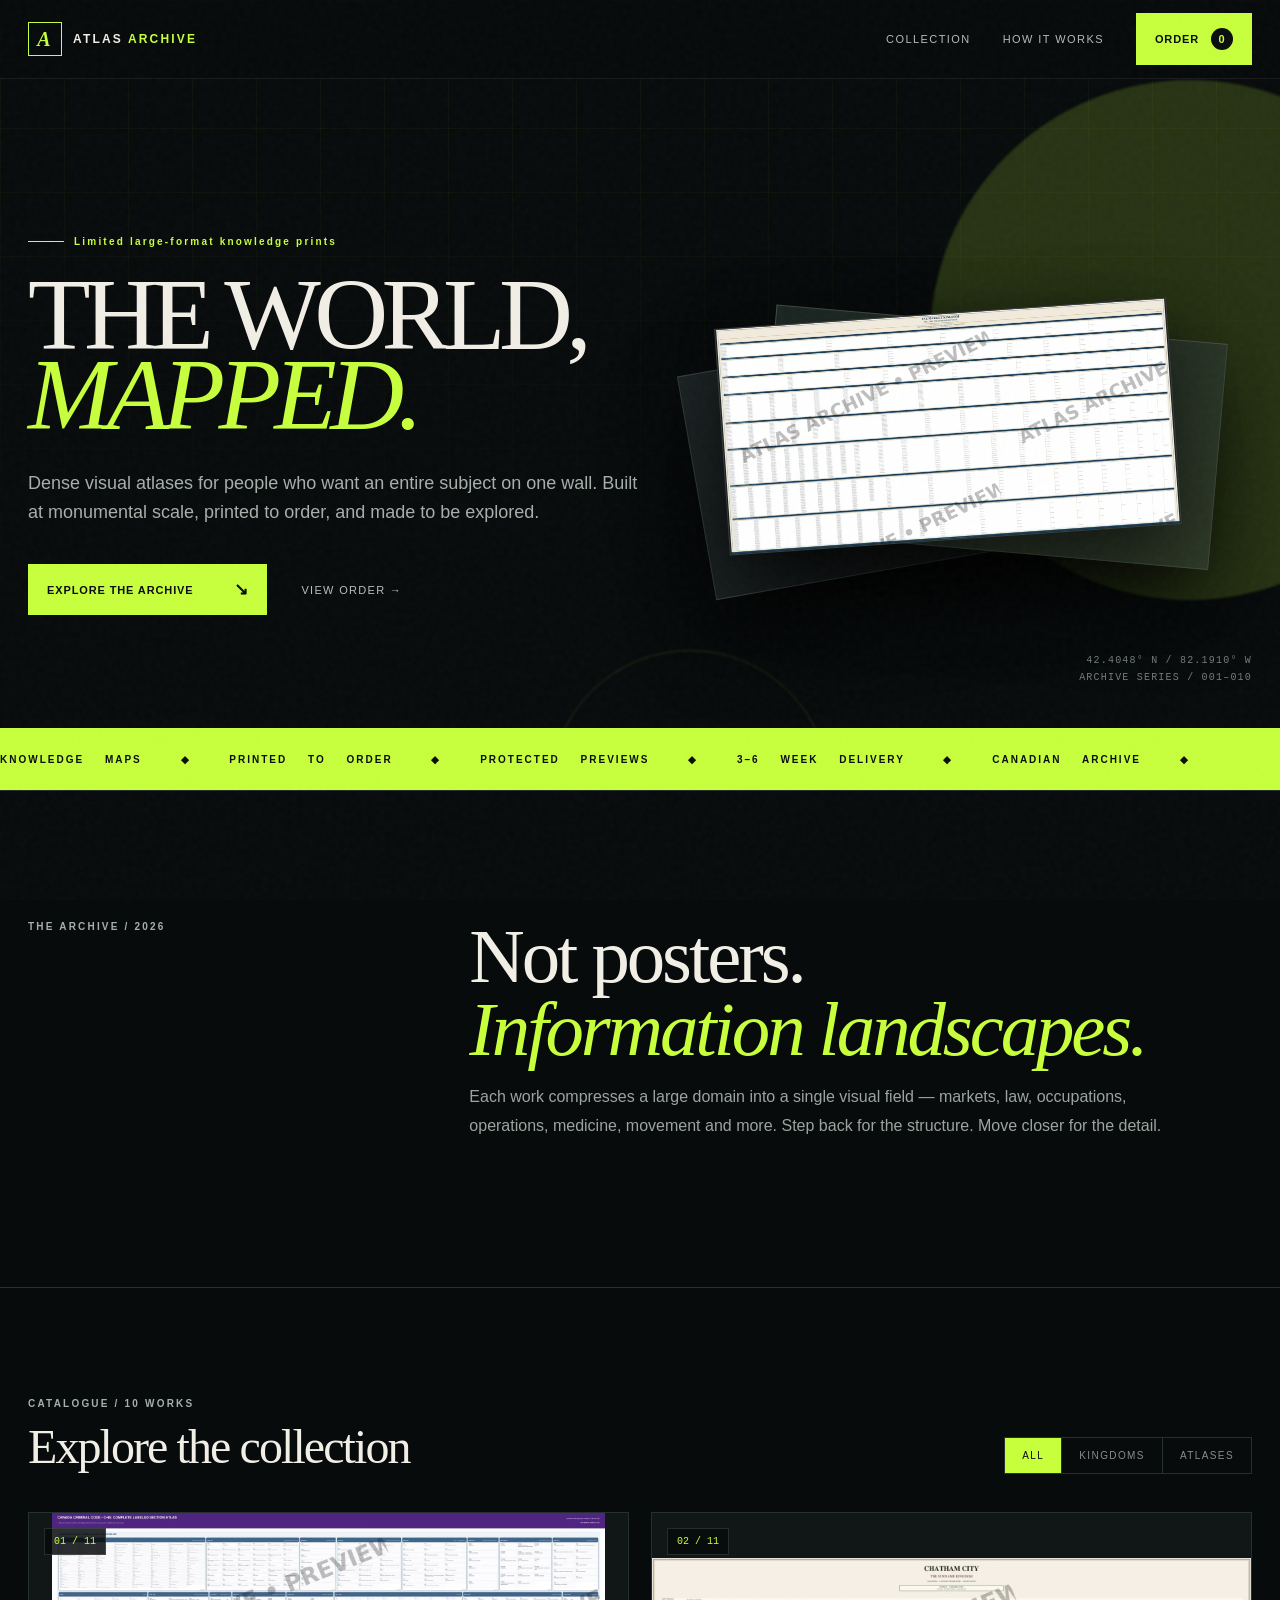
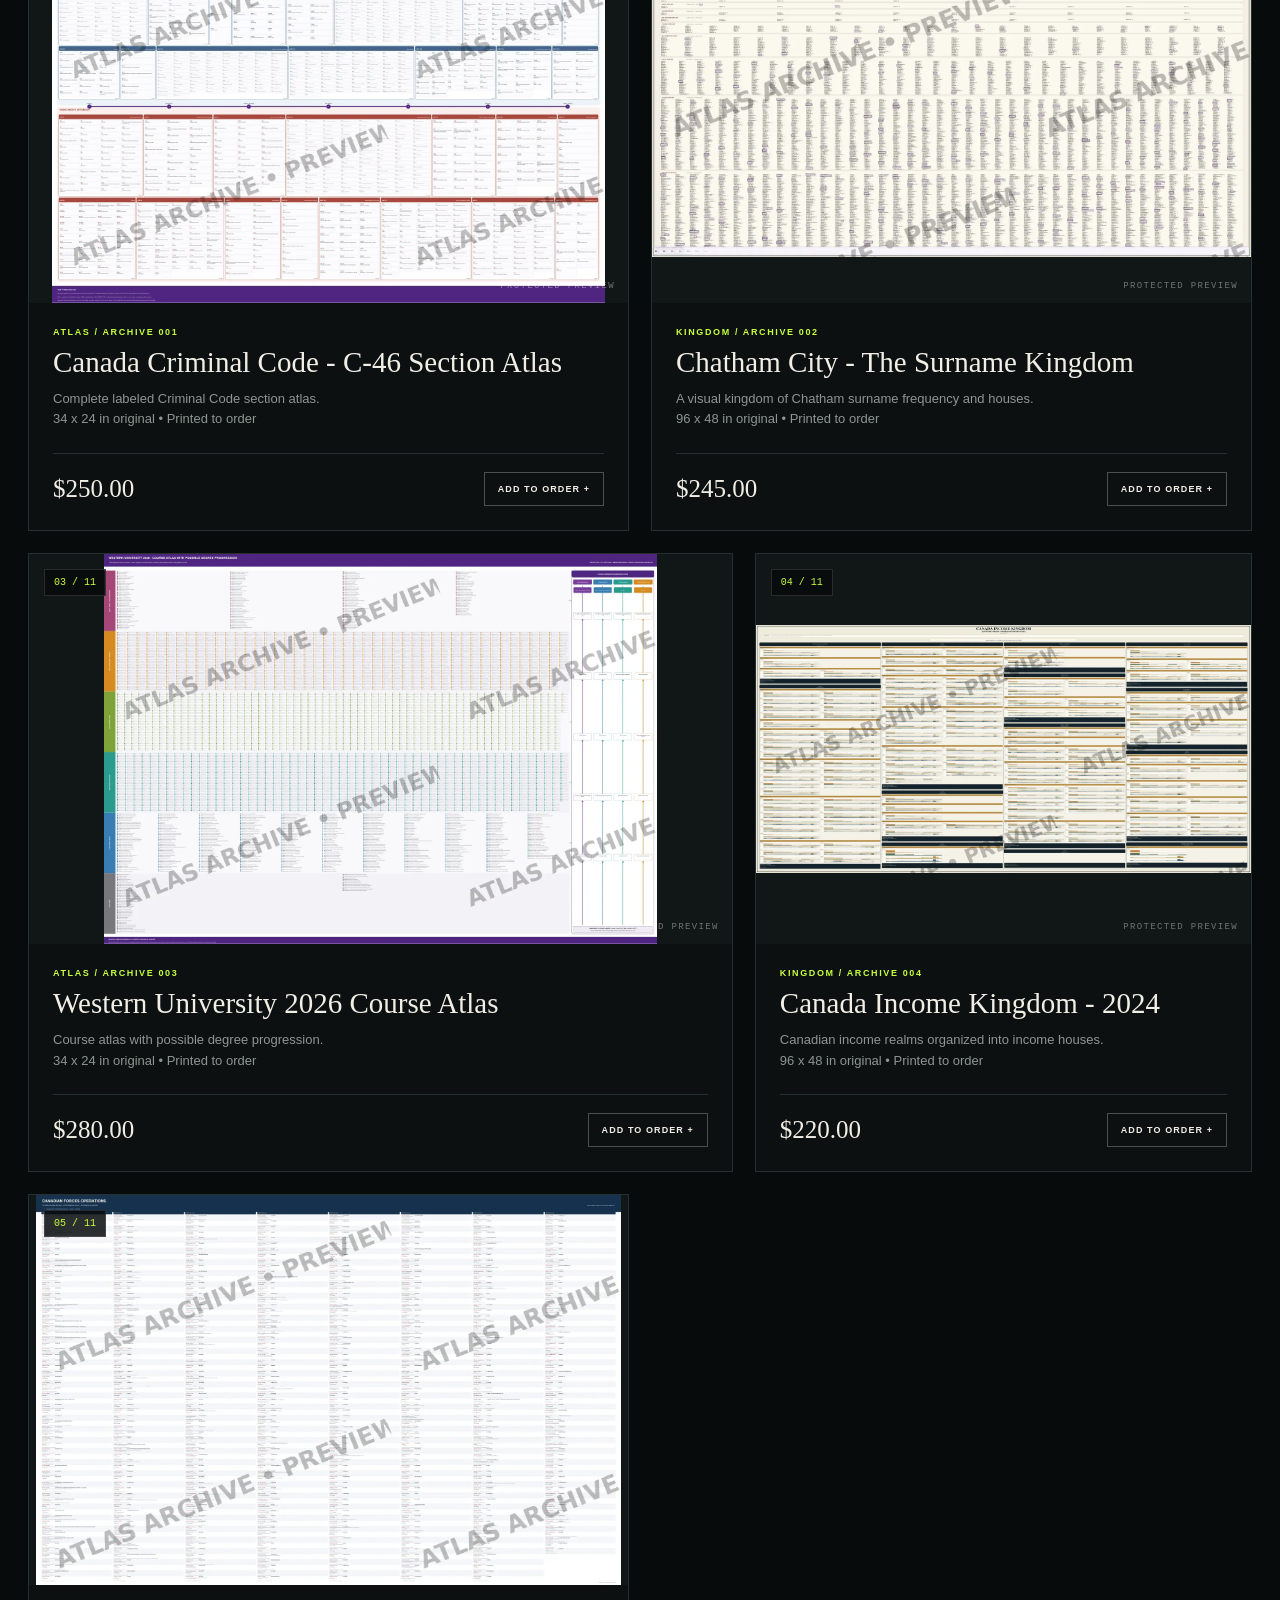
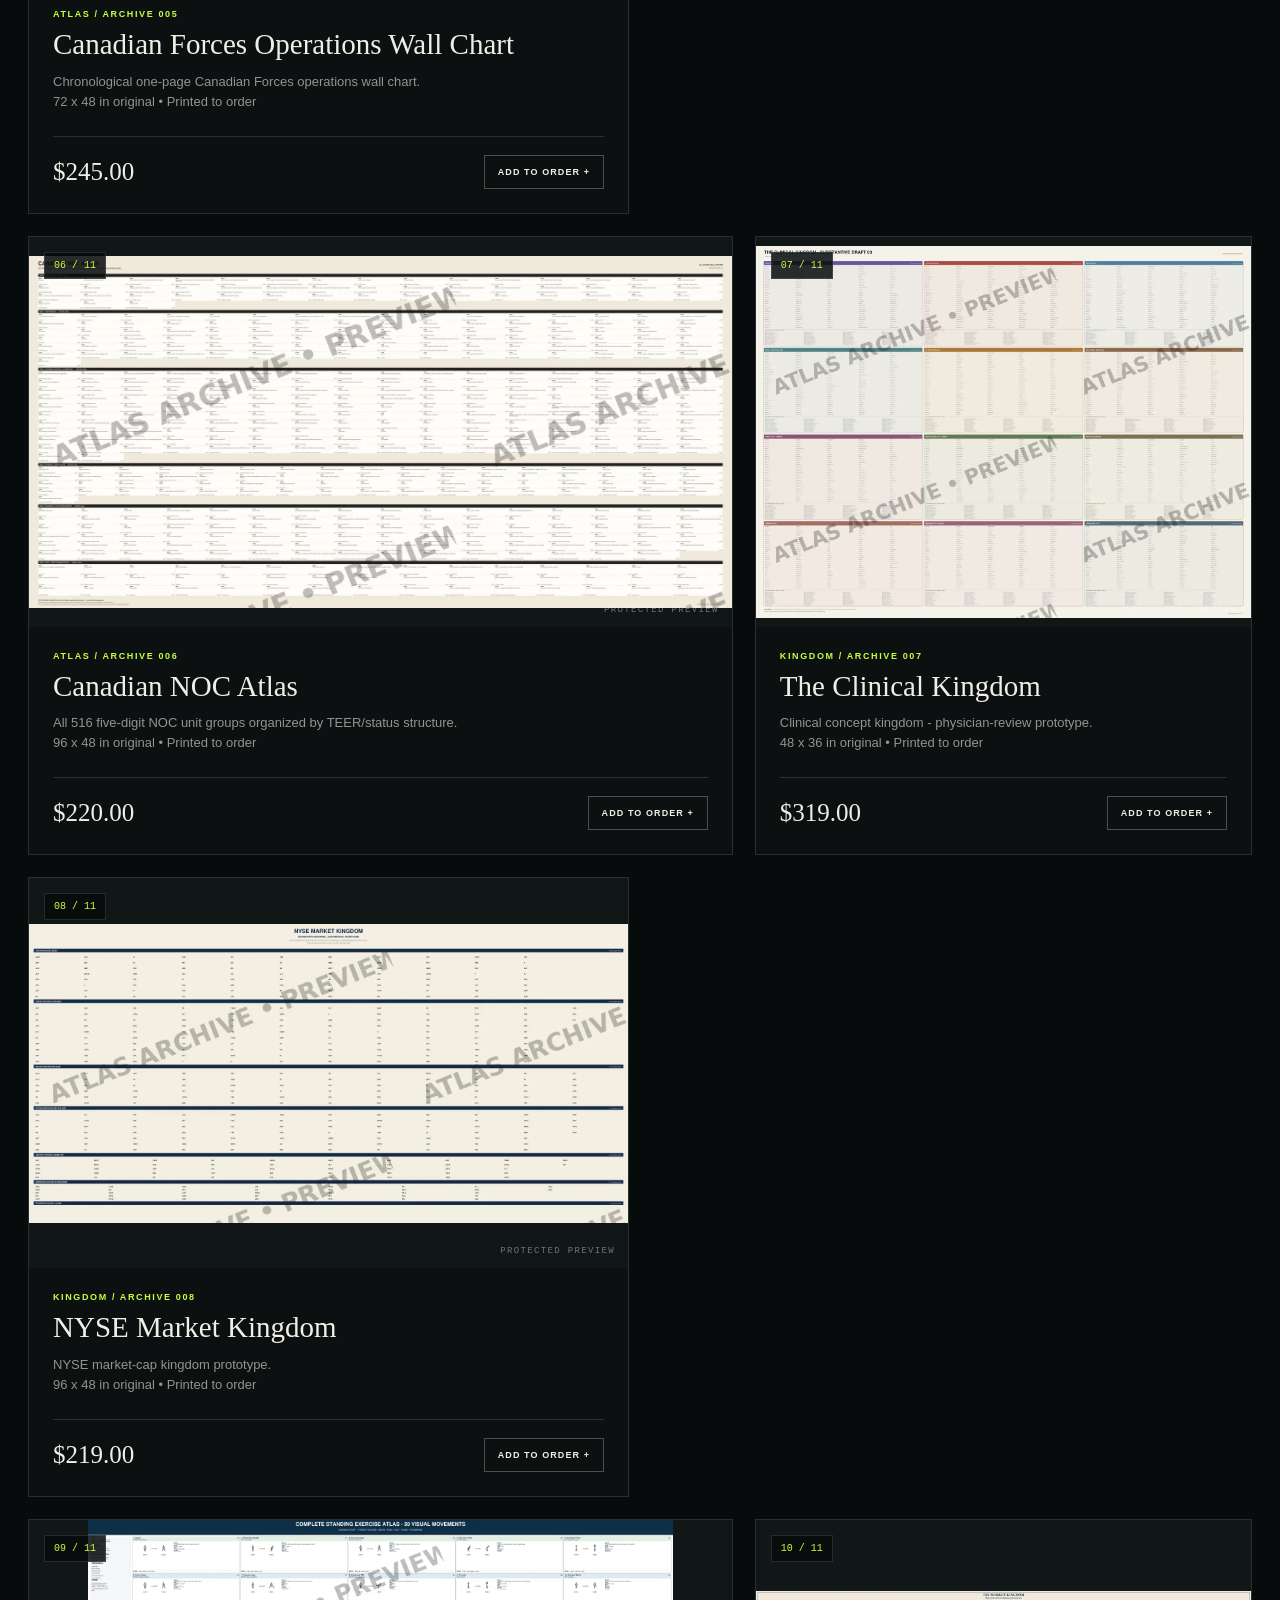
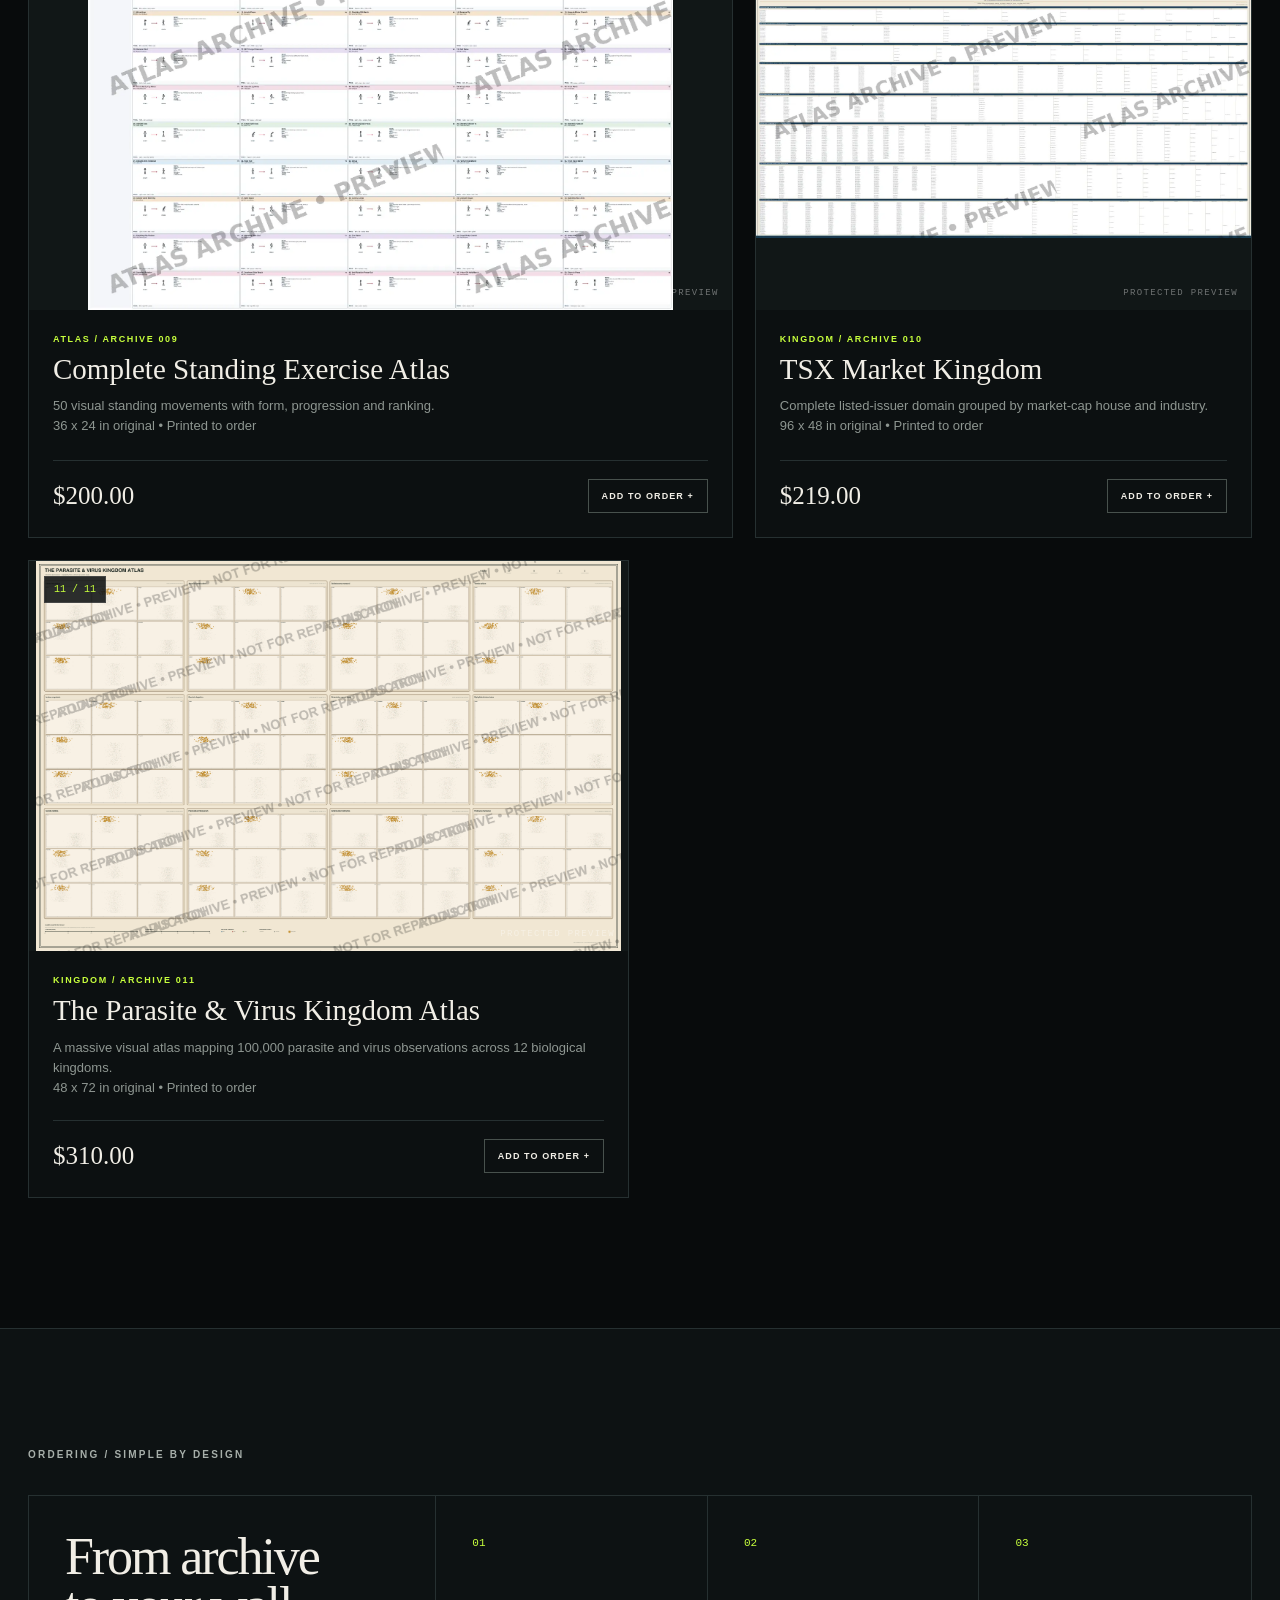
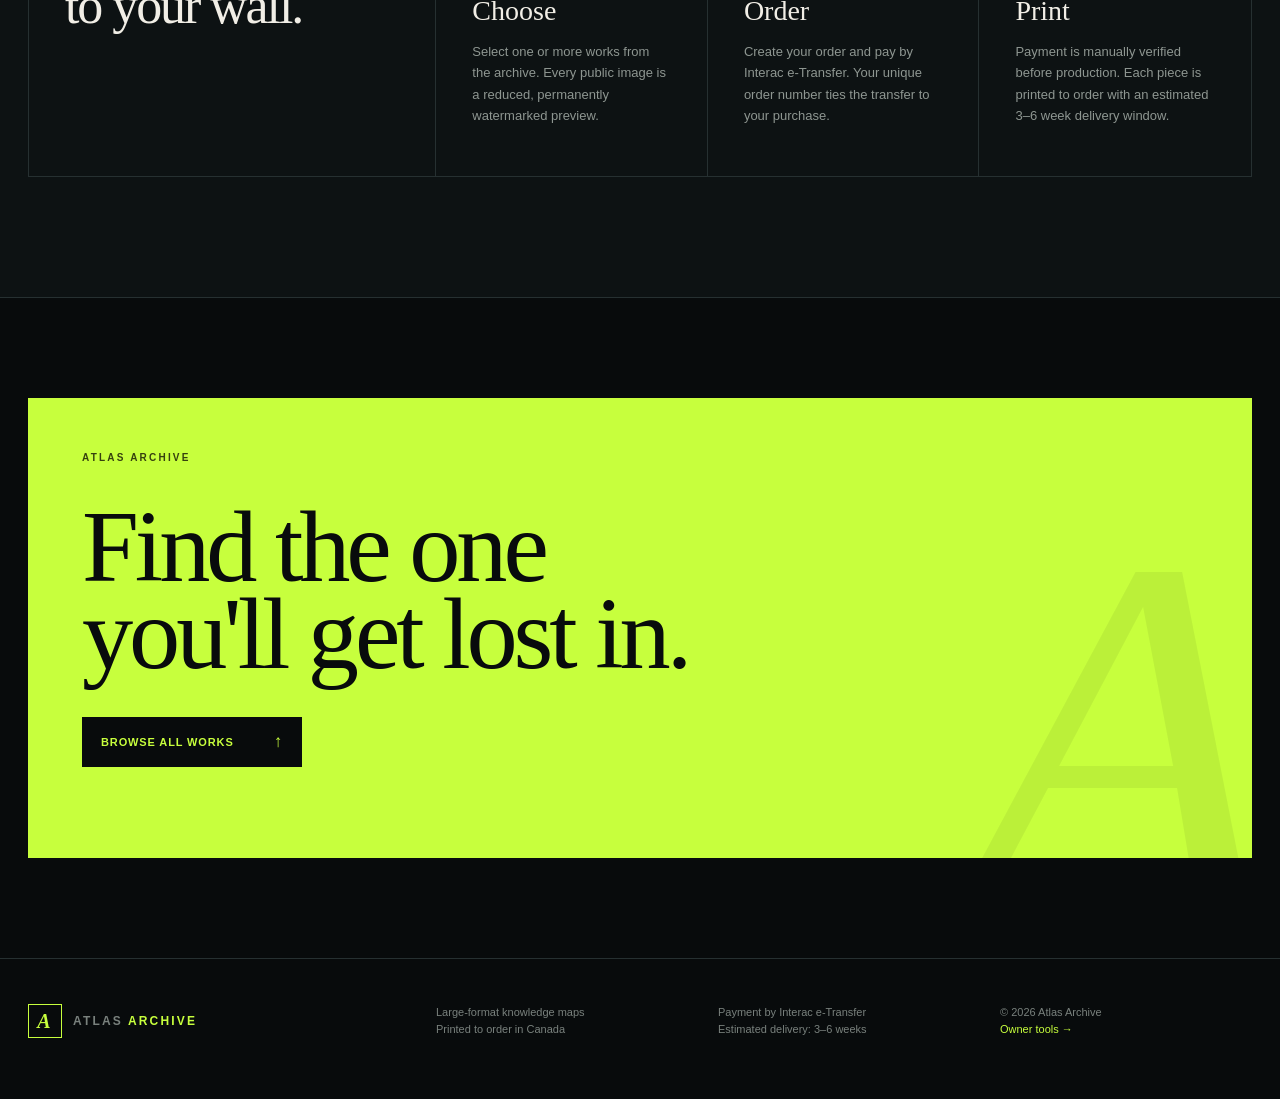
<file: index.html>
<!doctype html><html lang="en"><head><meta charset="utf-8"><meta name="viewport" content="width=device-width,initial-scale=1"><meta name="theme-color" content="#080b0c"><title>Atlas Archive — Knowledge at Wall Scale</title><link rel="stylesheet" href="store.css"></head><body>
<div class="grain"></div><header class="top"><div class="wrap"><nav><a class="brand" href="#top"><span class="mark">A</span><span>ATLAS <b>ARCHIVE</b></span></a><div class="navlinks"><a href="#collection">Collection</a><a href="#process">How it works</a><button class="bag" onclick="openCart()">ORDER <span id="cartCount">0</span></button></div></nav></div></header>
<main id="top"><section class="hero"><div class="hero-grid"></div><div class="orb orb-a"></div><div class="orb orb-b"></div><div class="wrap hero-inner"><div><div class="eyebrow"><i></i> Limited large-format knowledge prints</div><h1>THE WORLD,<br><em>MAPPED.</em></h1><p class="lede">Dense visual atlases for people who want an entire subject on one wall. Built at monumental scale, printed to order, and made to be explored.</p><div class="hero-actions"><a class="primary" href="#collection">EXPLORE THE ARCHIVE <span>↘</span></a><button class="textbtn" onclick="openCart()">VIEW ORDER →</button></div></div><div class="hero-art"><div class="poster-stack"><div class="poster p3"></div><div class="poster p2"></div><div class="poster p1"><img src="atlas-10.webp" alt="Protected preview of TSX Market Kingdom"></div></div><div class="coordinate">42.4048° N / 82.1910° W<br>ARCHIVE SERIES / 001–010</div></div></div><div class="ticker"><div>KNOWLEDGE MAPS <b>◆</b> PRINTED TO ORDER <b>◆</b> PROTECTED PREVIEWS <b>◆</b> 3–6 WEEK DELIVERY <b>◆</b> CANADIAN ARCHIVE <b>◆</b></div></div></section>
<section class="manifesto"><div class="wrap split"><div class="label">THE ARCHIVE / 2026</div><div><h2>Not posters.<br><span>Information landscapes.</span></h2><p>Each work compresses a large domain into a single visual field — markets, law, occupations, operations, medicine, movement and more. Step back for the structure. Move closer for the detail.</p></div></div></section>
<section class="collection wrap" id="collection"><div class="sectionhead"><div><div class="label">CATALOGUE / 10 WORKS</div><h2>Explore the collection</h2></div><div class="filters"><button class="filter active" data-filter="all">ALL</button><button class="filter" data-filter="kingdom">KINGDOMS</button><button class="filter" data-filter="atlas">ATLASES</button></div></div><div class="grid" id="grid"></div></section>
<section class="process" id="process"><div class="wrap"><div class="label">ORDERING / SIMPLE BY DESIGN</div><div class="process-grid"><div class="process-title"><h2>From archive<br>to your wall.</h2></div><div class="step"><b>01</b><h3>Choose</h3><p>Select one or more works from the archive. Every public image is a reduced, permanently watermarked preview.</p></div><div class="step"><b>02</b><h3>Order</h3><p>Create your order and pay by Interac e-Transfer. Your unique order number ties the transfer to your purchase.</p></div><div class="step"><b>03</b><h3>Print</h3><p>Payment is manually verified before production. Each piece is printed to order with an estimated 3–6 week delivery window.</p></div></div></div></section>
<section class="closing"><div class="wrap"><div class="closing-card"><div class="label">ATLAS ARCHIVE</div><h2>Find the one<br>you'll get lost in.</h2><a class="primary dark" href="#collection">BROWSE ALL WORKS <span>↑</span></a><div class="bigmark">A</div></div></div></section></main>
<footer><div class="wrap footer-grid"><div class="brand"><span class="mark">A</span><span>ATLAS <b>ARCHIVE</b></span></div><div>Large-format knowledge maps<br>Printed to order in Canada</div><div>Payment by Interac e-Transfer<br>Estimated delivery: 3–6 weeks</div><div>© 2026 Atlas Archive<br><a href="#" onclick="ownerLogin(event)" style="color:#c7ff3d">Owner tools →</a></div></div></footer>
<div class="scrim" id="scrim" onclick="closeCart()"></div><aside class="drawer" id="drawer"><div class="drawer-head"><div><div class="label">YOUR SELECTION</div><h2>Order</h2></div><button class="x" onclick="closeCart()">×</button></div><div id="cartItems"></div><div id="checkout"></div></aside>
<script src="products.js?v=4"></script><script src="store-v4.js?v=4"></script><script>
function ownerLogin(e){
  e.preventDefault();
  const u=prompt('Owner username');
  if(u===null)return;
  const p=prompt('Owner password');
  if(p===null)return;
  const enc=new TextEncoder();
  crypto.subtle.digest('SHA-256',enc.encode(u+'|'+p)).then(buf=>{
    const hash=[...new Uint8Array(buf)].map(b=>b.toString(16).padStart(2,'0')).join('');
    if(hash==='d6c6942ac86ef1caf7b2cd12338ec8a2450c83e04eb704cc570b45d3236f36c9'){sessionStorage.setItem('atlasOwner','1');location.href='admin.html';}
    else alert('Incorrect owner login.');
  });
}
</script></body></html>
</file>
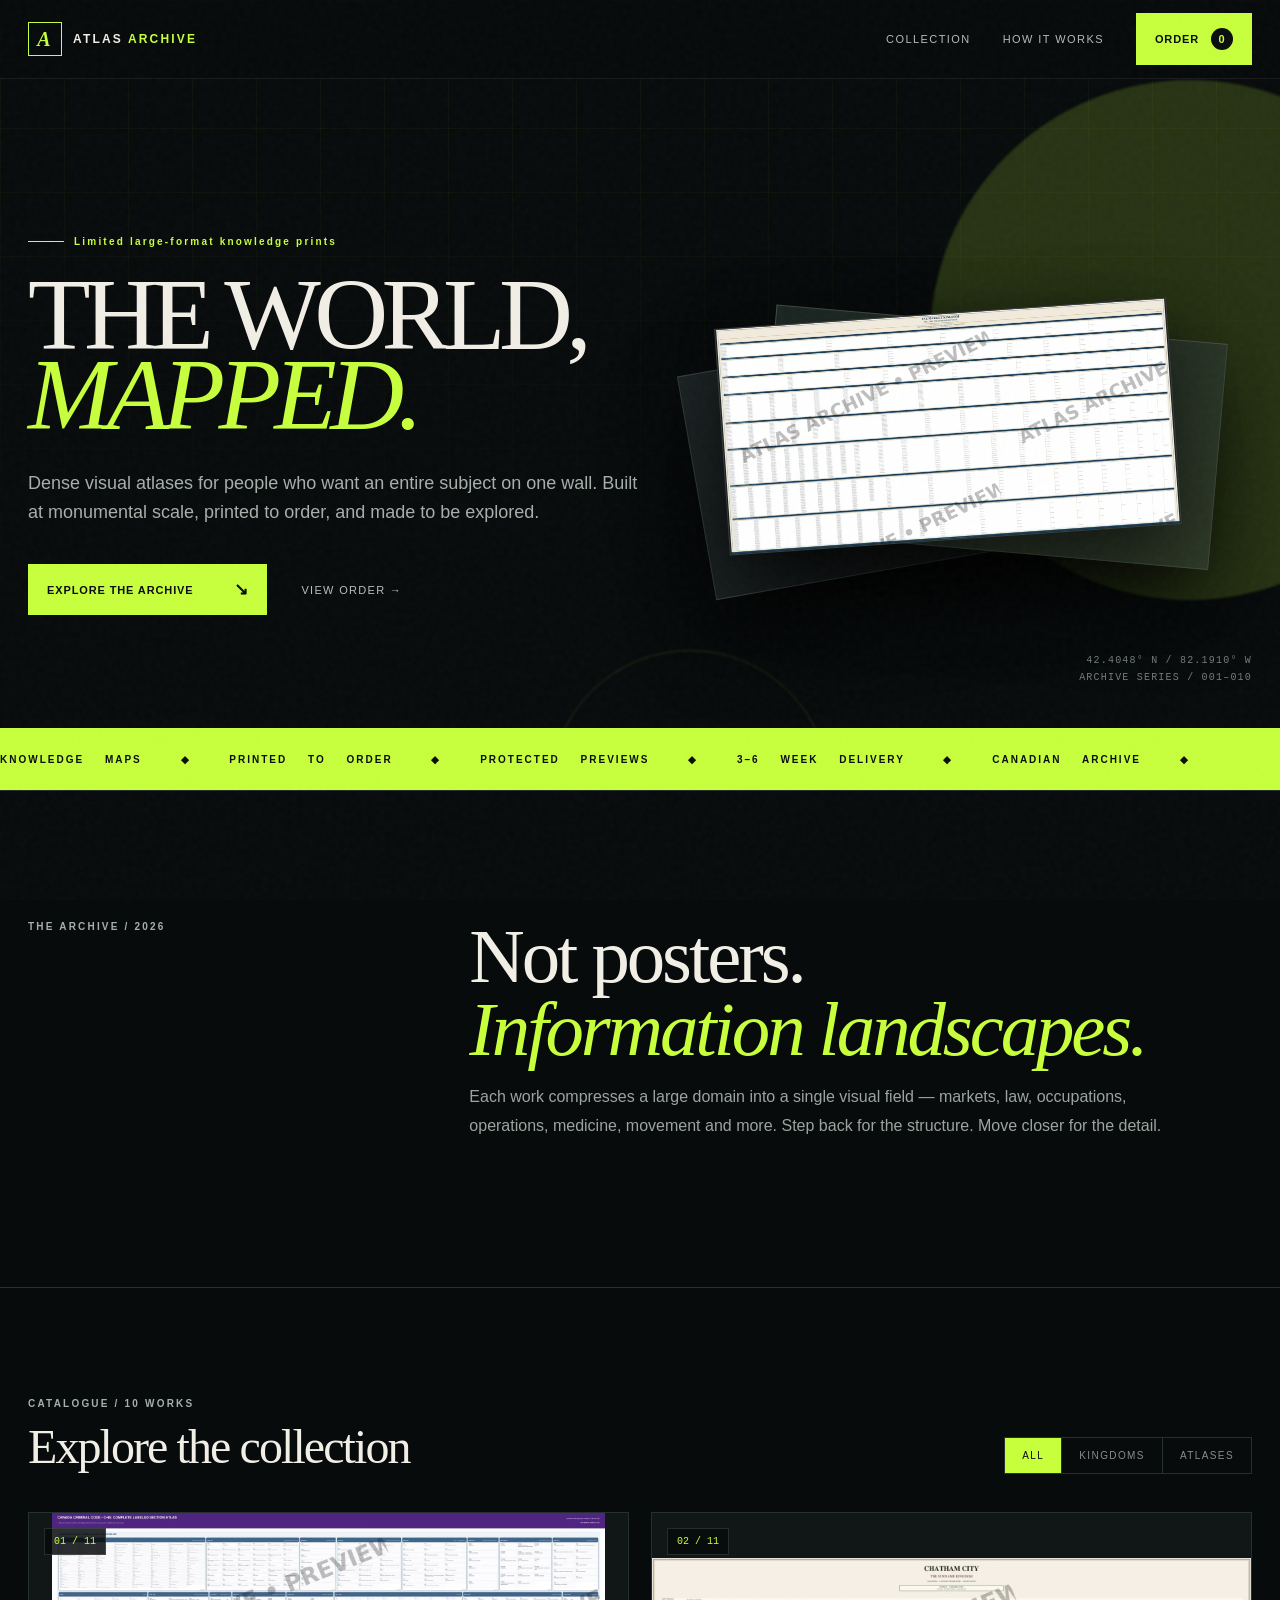
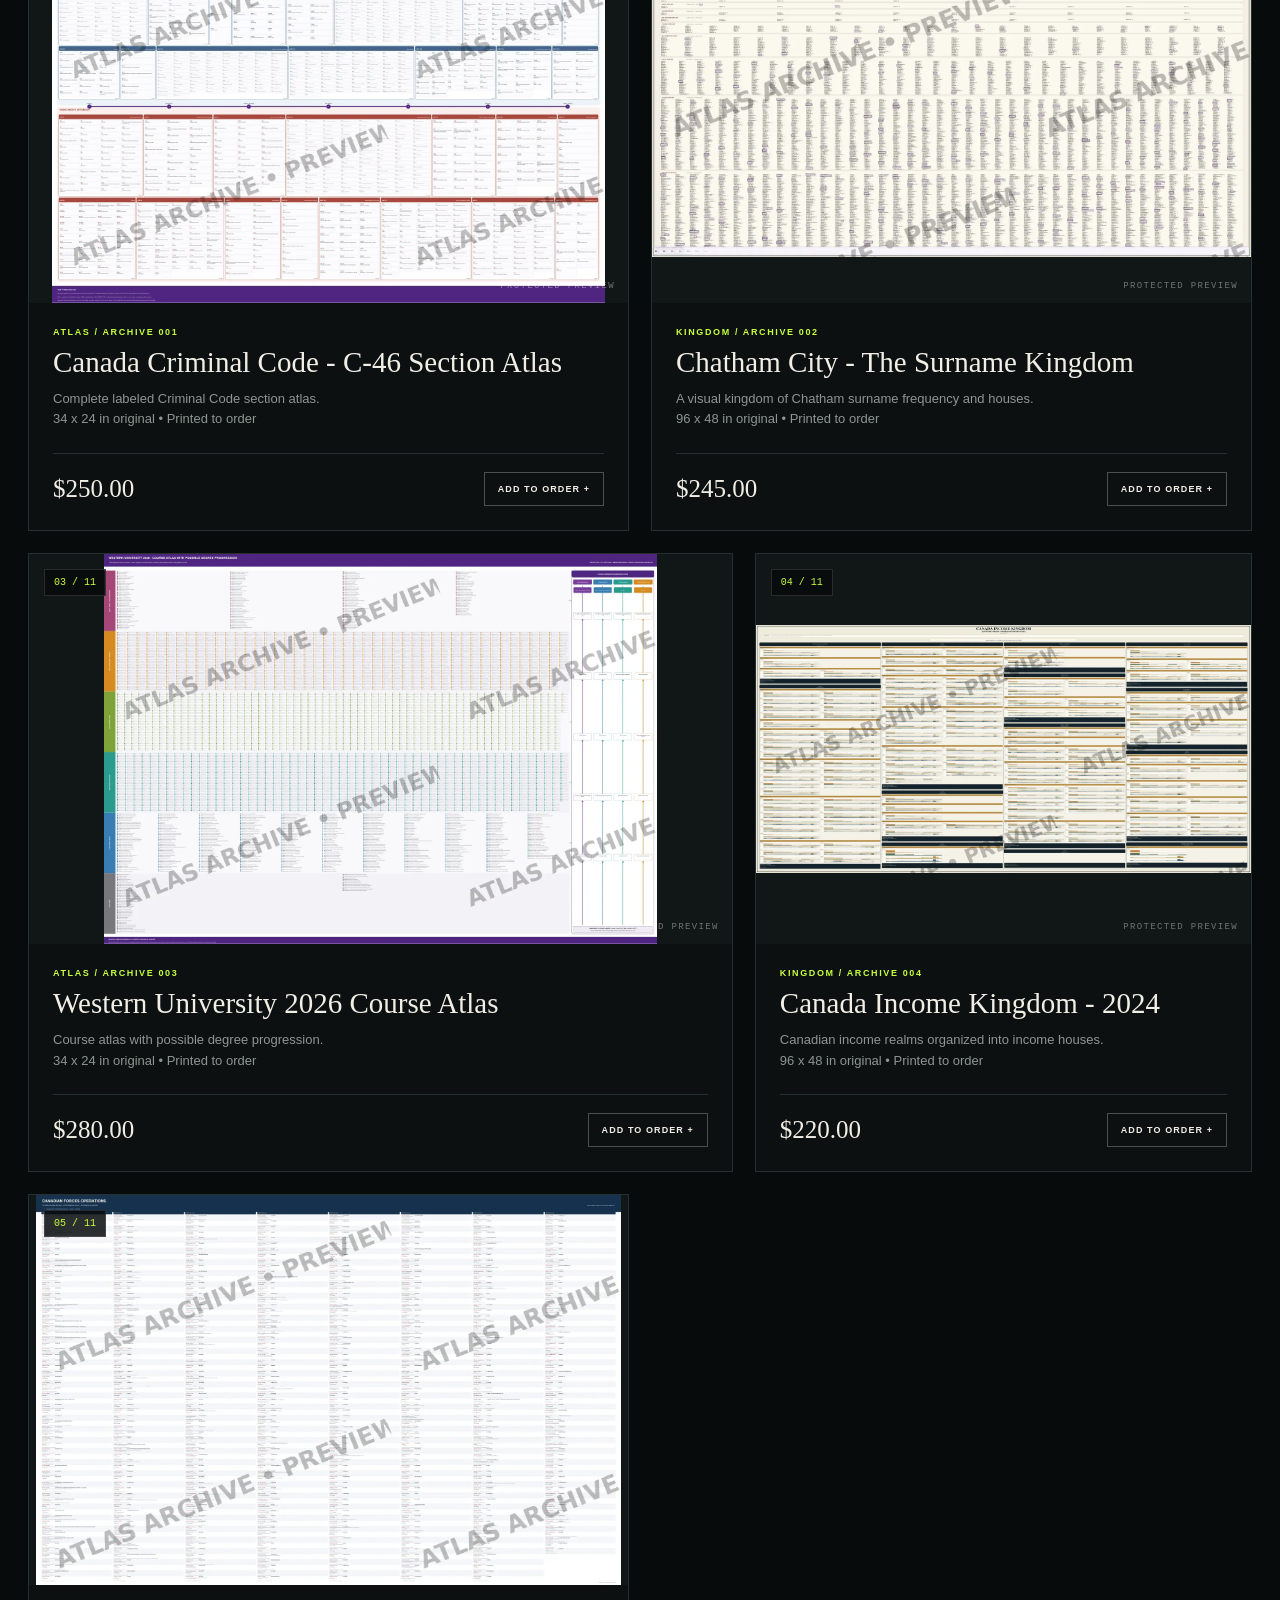
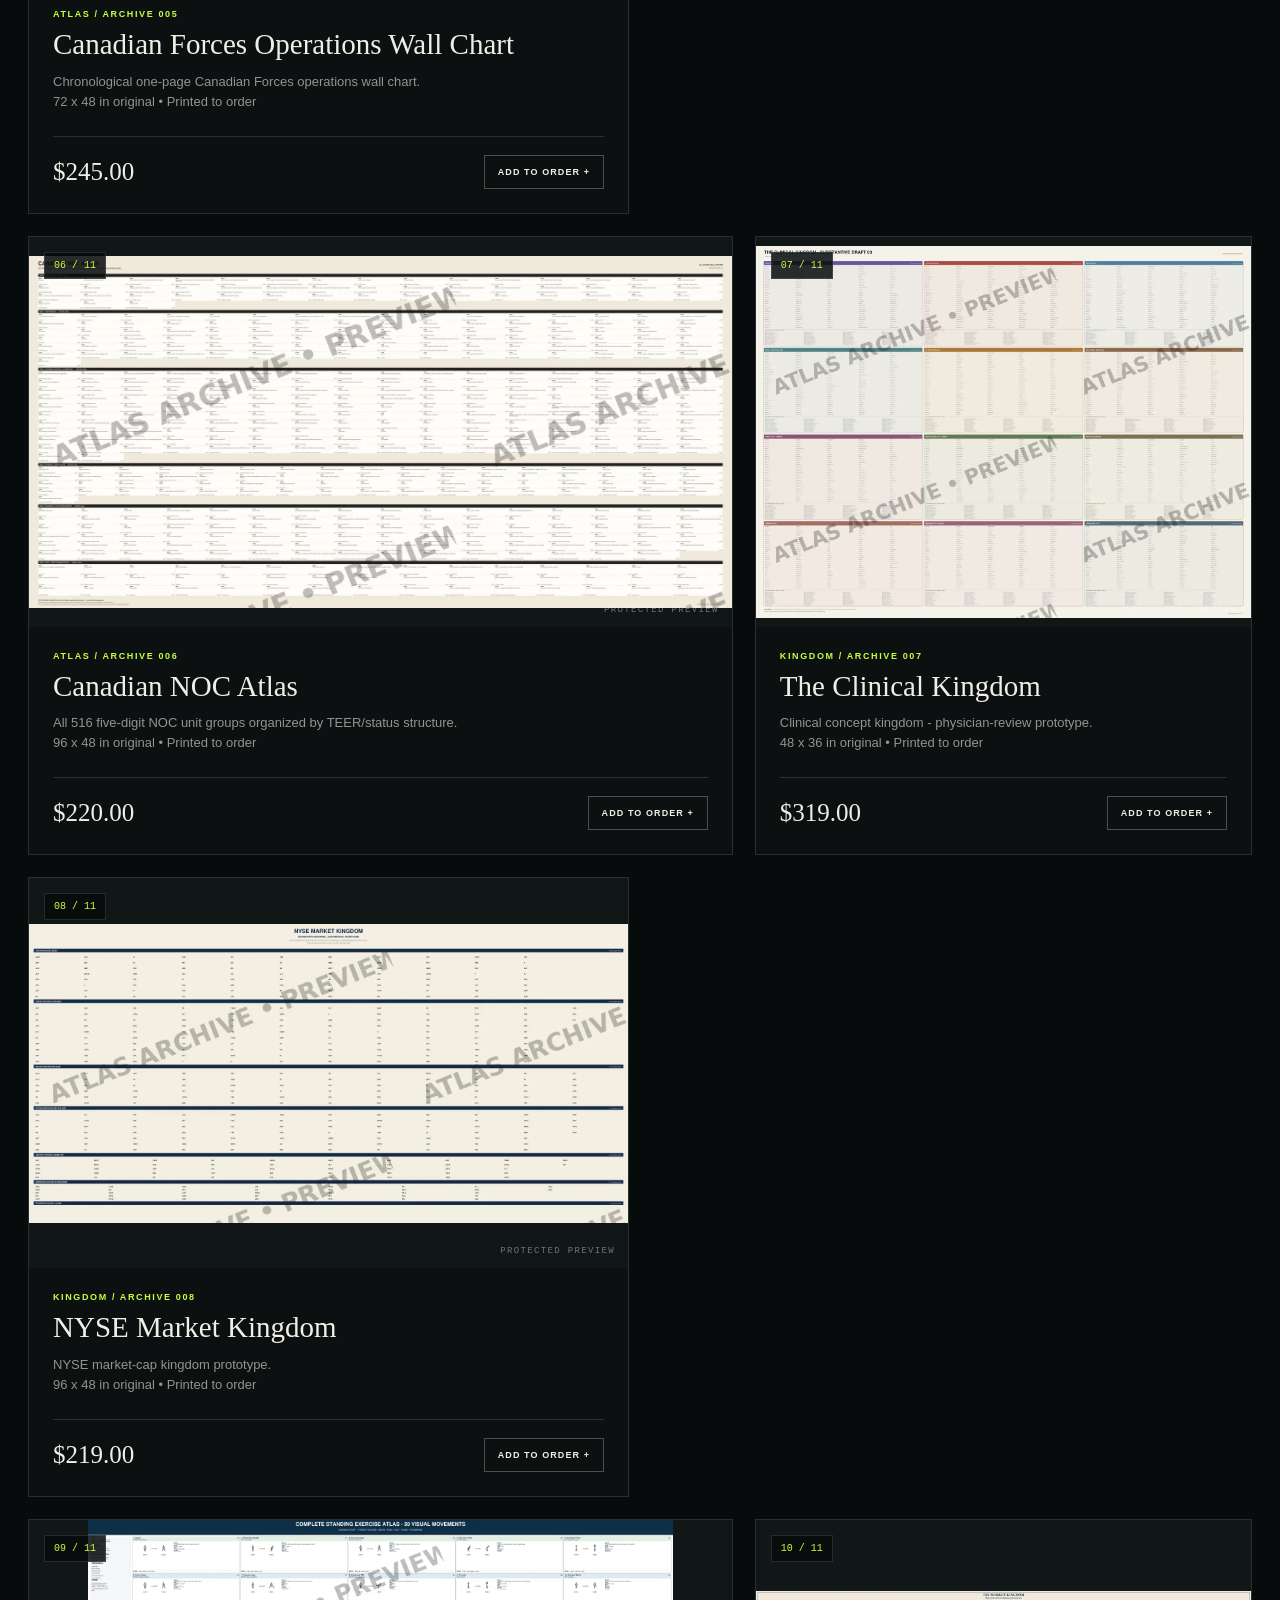
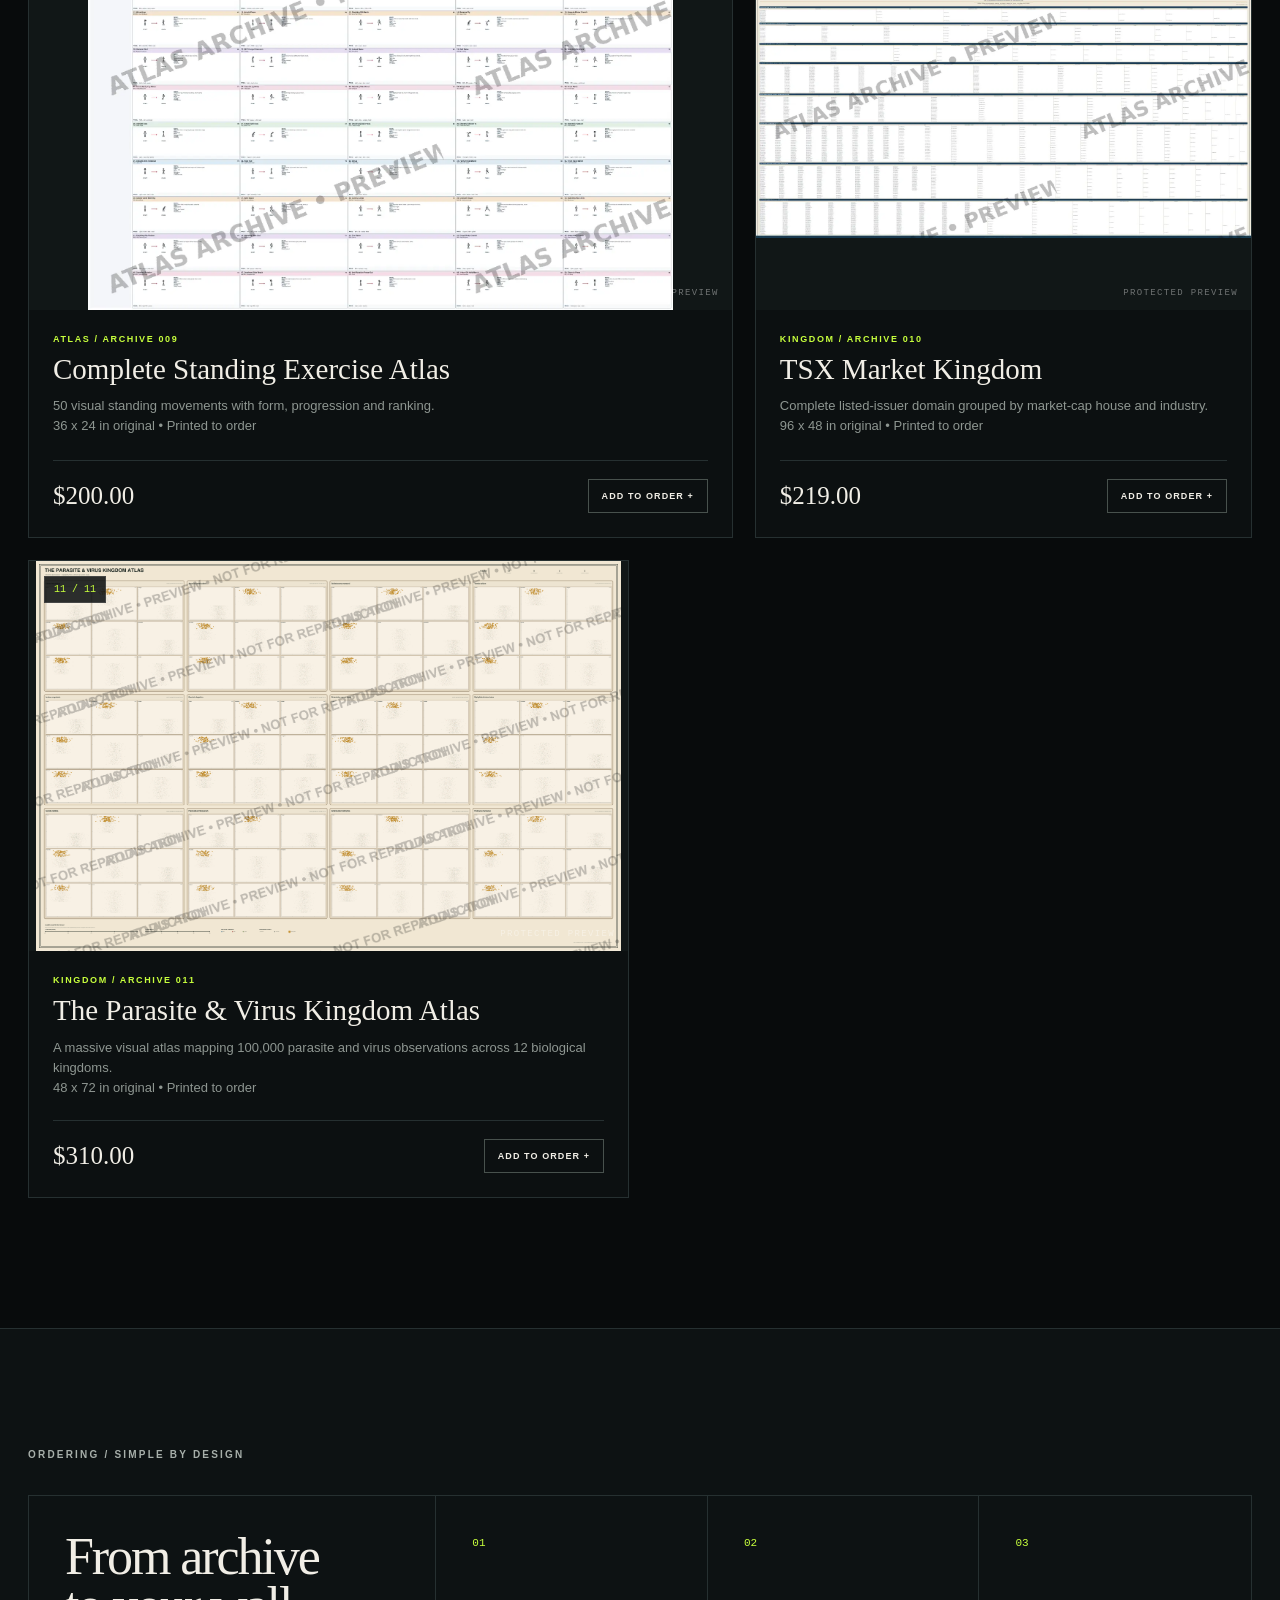
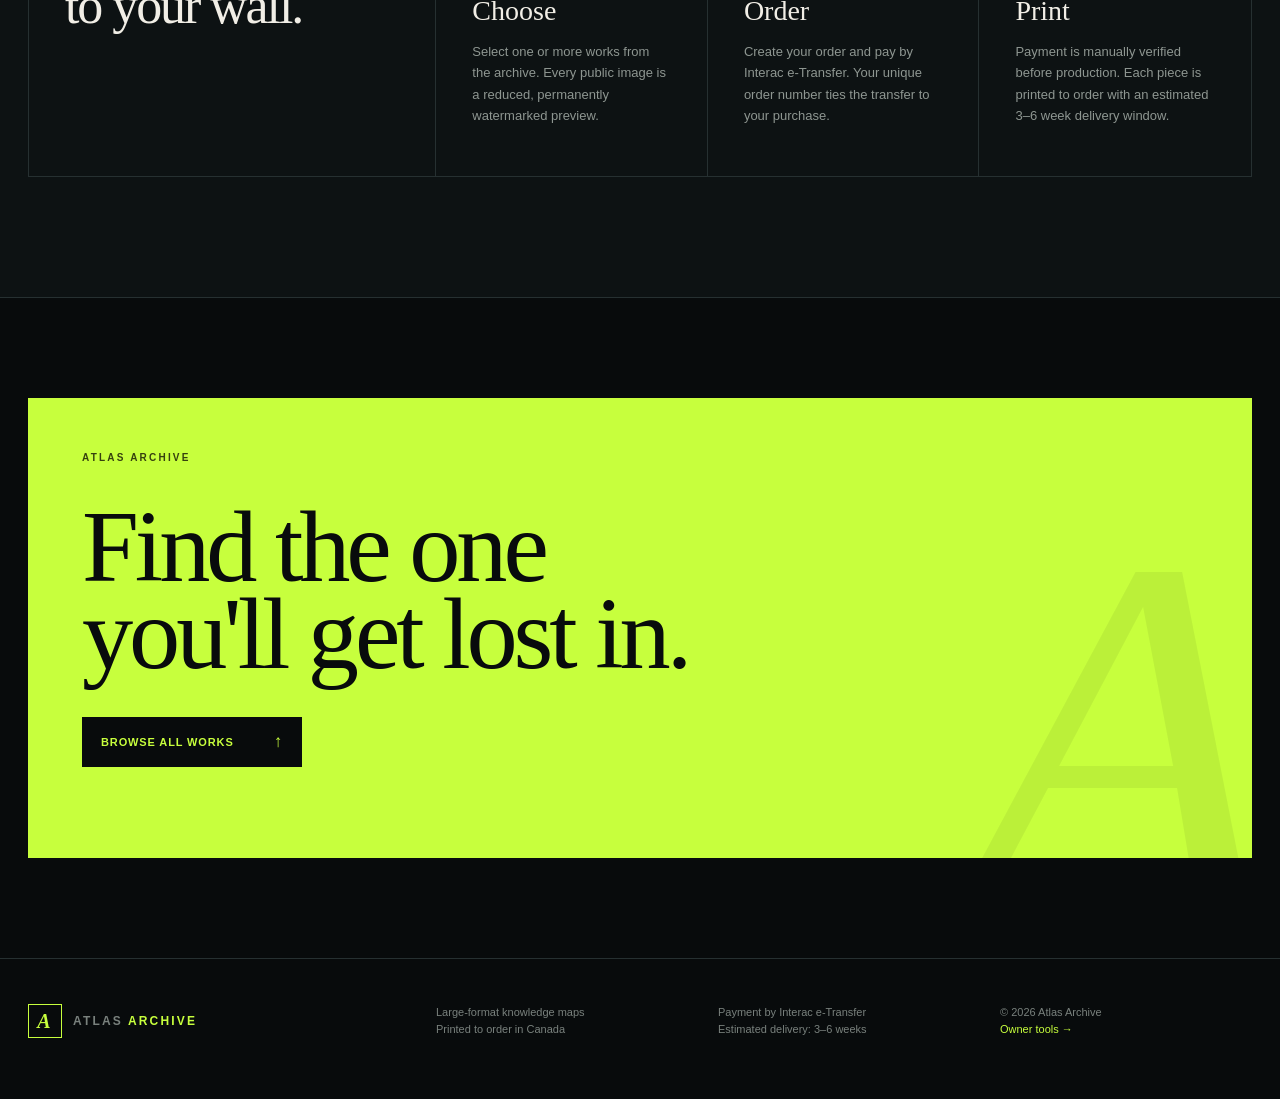
<file: admin.html>
<!doctype html>
<html lang="en"><head><meta charset="utf-8"><meta name="viewport" content="width=device-width,initial-scale=1"><meta name="theme-color" content="#080b0c"><title>Atlas Archive — Owner Studio</title>
<script>if(sessionStorage.getItem('atlasOwner')!=='1'){location.replace('index.html');}</script>
<style>
:root{--bg:#080b0c;--panel:#101617;--line:#283233;--ink:#f3efe5;--muted:#929a96;--lime:#c7ff3d}*{box-sizing:border-box}body{margin:0;background:var(--bg);color:var(--ink);font-family:Arial,Helvetica,sans-serif;background-image:linear-gradient(#c7ff3d09 1px,transparent 1px),linear-gradient(90deg,#c7ff3d09 1px,transparent 1px);background-size:56px 56px}a{color:inherit;text-decoration:none}.wrap{width:min(1180px,calc(100% - 32px));margin:auto}.top{position:sticky;top:0;z-index:10;background:#080b0ce8;backdrop-filter:blur(15px);border-bottom:1px solid var(--line)}nav{height:72px;display:flex;align-items:center;justify-content:space-between}.brand{font-size:12px;font-weight:800;letter-spacing:.17em}.brand b{color:var(--lime)}.back{border:1px solid var(--line);padding:11px 14px;font-size:10px;letter-spacing:.12em}.hero{padding:74px 0 45px}.tag{font-size:10px;letter-spacing:.2em;color:var(--lime);font-weight:800}.hero h1{font:400 clamp(52px,8vw,90px)/.92 Georgia,serif;letter-spacing:-.055em;margin:18px 0}.hero h1 em{color:var(--lime);font-weight:400}.hero p{max-width:720px;color:var(--muted);line-height:1.7}.notice{border-left:3px solid var(--lime);background:#111817;padding:17px 20px;color:#bac2bd;font-size:13px;line-height:1.6;margin-bottom:38px}.sectionhead{display:flex;align-items:end;justify-content:space-between;gap:20px;margin:45px 0 18px}.sectionhead h2{font:400 38px Georgia,serif;margin:6px 0}.button,button{appearance:none;border:0;background:var(--lime);color:#080b0c;padding:13px 16px;font-size:10px;font-weight:900;letter-spacing:.11em;cursor:pointer}.products{display:grid;grid-template-columns:1fr 1fr;gap:14px}.product{background:#0d1213;border:1px solid var(--line);padding:18px}.product-top{display:flex;justify-content:space-between;gap:15px;border-bottom:1px solid var(--line);padding-bottom:13px;margin-bottom:14px}.num{color:var(--lime);font:11px monospace}.product h3{font:400 22px/1.1 Georgia,serif;margin:4px 0}.id{font:10px monospace;color:var(--muted)}label{display:block;font-size:9px;letter-spacing:.14em;color:#9da5a1;text-transform:uppercase;margin:12px 0 6px}input,textarea{width:100%;border:1px solid var(--line);background:#070a0b;color:var(--ink);padding:12px;border-radius:0;outline:none;font:14px Arial}textarea{min-height:76px;resize:vertical}input:focus,textarea:focus{border-color:var(--lime)}.tool{background:#0d1213;border:1px solid var(--line);padding:22px;margin-bottom:70px}.toolgrid{display:grid;grid-template-columns:1fr 1fr;gap:24px}.drop{border:1px dashed #56615c;padding:22px;background:#0a0e0f}.drop p{color:var(--muted);font-size:12px;line-height:1.6}.previewbox{min-height:260px;background:#070a0b;border:1px solid var(--line);display:grid;place-items:center;overflow:hidden}.previewbox canvas{max-width:100%;height:auto}.downloadlink{display:inline-block;margin-top:12px;background:var(--lime);color:#080b0c;padding:13px 16px;font-size:10px;font-weight:900;letter-spacing:.1em}.status{color:var(--lime);font-size:11px;margin-top:10px}.danger{background:transparent;color:#ff8b8b;border:1px solid #6b3535;padding:9px 11px}.product-actions{display:flex;justify-content:flex-end;margin-top:14px}.savebar{position:sticky;bottom:14px;display:flex;justify-content:flex-end;pointer-events:none;margin:24px 0}.savebar button{pointer-events:auto;box-shadow:0 15px 50px #000}@media(max-width:760px){.products,.toolgrid{grid-template-columns:1fr}.hero{padding-top:45px}.sectionhead{align-items:flex-start;flex-direction:column}.sectionhead h2{font-size:32px}.back{font-size:9px}.product h3{font-size:20px}}
</style></head><body>
<header class="top"><div class="wrap"><nav><div class="brand">ATLAS <b>OWNER STUDIO</b></div><a class="back" href="index.html">← VIEW STOREFRONT</a></nav></div></header>
<main class="wrap"><section class="hero"><div class="tag">LOCAL OWNER TOOLS / $0 VERSION</div><h1>Control the<br><em>archive.</em></h1><p>Change titles, descriptions, prices, print sizes, shipping and tax here. When finished, download the updated product file and replace <b>products.js</b> in your GitHub repository.</p></section>
<div class="notice"><b>HOW PUBLISHING WORKS:</b> Changes here are a local editing session. To make additions, edits or deletions appear on the live storefront, click <b>DOWNLOAD UPDATED products.js</b> and replace the old products.js in GitHub. For a new product, also upload its generated .webp preview.</div>
<div class="notice"><b>Owner session active.</b> This $0 GitHub Pages version uses a browser-side access gate for convenience. Your original map is processed entirely in your browser when you make a protected preview.</div>
<section><div class="sectionhead"><div><div class="tag">STORE SETTINGS</div><h2>Shipping & tax</h2></div><button onclick="downloadProducts()">DOWNLOAD UPDATED products.js</button></div><div class="tool"><div class="toolgrid"><div><label>Tax rate (%)</label><input id="taxRate" type="number" min="0" step="0.01"><label>Flat shipping (CAD)</label><input id="shippingFlat" type="number" min="0" step="0.01"></div><div><label>Free shipping over (CAD)</label><input id="freeShippingOver" type="number" min="0" step="1"><p style="color:var(--muted);font-size:12px;line-height:1.6">Set to 0 to disable free shipping. Tax is calculated on subtotal + shipping in this $0 version.</p></div></div></div></section><section><div class="sectionhead"><div><div class="tag" id="catalogueCount">CATALOGUE</div><h2>Products, prices & sizes</h2></div></div><div class="products" id="products"></div><div class="savebar"><button onclick="downloadProducts()">SAVE PRODUCT FILE ↓</button></div></section>
<section><div class="sectionhead"><div><div class="tag">ADD A NEW WORK</div><h2>PDF / image → storefront item</h2></div></div><div class="tool"><div class="toolgrid"><div class="drop"><label>Master PDF or image</label><input type="file" id="imgfile" accept="application/pdf,image/*"><label>Product title</label><input id="newTitle" placeholder="Example: Ontario Population Kingdom"><label>Price CAD</label><input id="newPrice" type="number" min="0" step="1" placeholder="189"><label>Print size / sizing label</label><input id="newSize" placeholder="Example: 96 x 48 in"><label>Description / specs</label><textarea id="newDesc" placeholder="Describe what the atlas contains..."></textarea><label>Watermark text</label><input id="wm" value="ATLAS ARCHIVE • PREVIEW • NOT FOR REPRODUCTION"><label>Preview maximum width</label><input id="maxw" type="number" value="1600" min="800" max="2400"><br><button onclick="makePreview()">MAKE PREVIEW + ADD PRODUCT →</button><div id="status" class="status"></div><p style="color:var(--muted);font-size:12px;line-height:1.6">PDFs are rendered in your browser. The master PDF is never added to the public store. When ready, use the two download buttons below and upload those two files to GitHub.</p></div><div class="previewbox" id="previewbox"><canvas id="canvas"></canvas></div></div><div id="download"></div></div></section></main>
<script src="products.js"></script><script>
const source=window.ATLAS_PRODUCTS||[];let p=JSON.parse(JSON.stringify(source));let settings=Object.assign({taxRate:13,shippingFlat:25,freeShippingOver:0},window.ATLAS_SETTINGS||{});
function h(s){return String(s).replace(/[&<>"']/g,c=>({'&':'&amp;','<':'&lt;','>':'&gt;','"':'&quot;',"'":'&#39;'}[c]))}
function draw(){document.getElementById('catalogueCount').textContent='CATALOGUE / '+p.length+' WORK'+(p.length===1?'':'S');document.getElementById('products').innerHTML=p.map((x,i)=>`<article class="product"><div class="product-top"><div><div class="num">${String(i+1).padStart(2,'0')} / ${String(p.length).padStart(2,'0')}</div><h3>${h(x.title)}</h3></div><div class="id">${h(x.id)}</div></div><label>Title</label><input value="${h(x.title)}" oninput="p[${i}].title=this.value"><label>Price CAD</label><input type="number" min="0" step="1" value="${Number(x.price)}" oninput="p[${i}].price=Number(this.value)"><label>Print size / sizing label</label><input value="${h(x.size||'')}" oninput="p[${i}].size=this.value" placeholder="Example: 48 x 72 in"><label>Description</label><textarea oninput="p[${i}].description=this.value">${h(x.description)}</textarea><div class="product-actions"><button class="danger" onclick="deleteProduct(${i})">DELETE PRODUCT</button></div></article>`).join('')}
function deleteProduct(i){const name=p[i]&&p[i].title;if(!name)return;if(confirm('Delete '+name+' from the storefront catalogue?')){p.splice(i,1);draw();document.getElementById('status').textContent='Product removed in this owner session. Download products.js and replace it on GitHub to publish the deletion.'}}
function downloadProducts(){settings.taxRate=Number(document.getElementById('taxRate').value)||0;settings.shippingFlat=Number(document.getElementById('shippingFlat').value)||0;settings.freeShippingOver=Number(document.getElementById('freeShippingOver').value)||0;const s='window.ATLAS_PRODUCTS = '+JSON.stringify(p,null,2)+';\n\nwindow.ATLAS_SETTINGS = '+JSON.stringify(settings,null,2)+';\n';const a=document.createElement('a');a.href=URL.createObjectURL(new Blob([s],{type:'text/javascript'}));a.download='products.js';a.click();setTimeout(()=>URL.revokeObjectURL(a.href),1000)}
document.getElementById('taxRate').value=settings.taxRate;document.getElementById('shippingFlat').value=settings.shippingFlat;document.getElementById('freeShippingOver').value=settings.freeShippingOver;
async function renderSource(f){
  if(f.type==='application/pdf'||f.name.toLowerCase().endsWith('.pdf')){
    status.textContent='Opening PDF locally…';
    if(!window.pdfjsLib){
      await new Promise((resolve,reject)=>{const q=document.createElement('script');q.src='https://cdnjs.cloudflare.com/ajax/libs/pdf.js/3.11.174/pdf.min.js';q.onload=resolve;q.onerror=reject;document.head.appendChild(q)});
      pdfjsLib.GlobalWorkerOptions.workerSrc='https://cdnjs.cloudflare.com/ajax/libs/pdf.js/3.11.174/pdf.worker.min.js';
    }
    const data=await f.arrayBuffer(), pdf=await pdfjsLib.getDocument({data}).promise, page=await pdf.getPage(1);
    const base=page.getViewport({scale:1}), max=Math.max(800,Math.min(2400,Number(maxw.value)||1600)), scale=Math.min(3,max/base.width), vp=page.getViewport({scale});
    const temp=document.createElement('canvas');temp.width=Math.round(vp.width);temp.height=Math.round(vp.height);
    await page.render({canvasContext:temp.getContext('2d'),viewport:vp}).promise;return temp;
  }
  return await new Promise((resolve,reject)=>{const im=new Image();im.onload=()=>{const max=Math.max(800,Math.min(2400,Number(maxw.value)||1600)),sc=Math.min(1,max/im.width),t=document.createElement('canvas');t.width=Math.round(im.width*sc);t.height=Math.round(im.height*sc);t.getContext('2d').drawImage(im,0,0,t.width,t.height);resolve(t)};im.onerror=reject;im.src=URL.createObjectURL(f)});
}
function nextProductId(){let n=1;const used=new Set(p.map(x=>x.id));while(used.has('atlas-'+String(n).padStart(2,'0')))n++;return 'atlas-'+String(n).padStart(2,'0')}
async function makePreview(){
 const f=imgfile.files[0];if(!f){alert('Choose a PDF or image first.');return}
 if(!newTitle.value.trim()||!newPrice.value||!newSize.value.trim()){alert('Add the title, price and print size first.');return}
 status.textContent='Processing locally…';download.innerHTML='';
 try{
  const src=await renderSource(f),c=canvas;c.width=src.width;c.height=src.height;const x=c.getContext('2d');x.drawImage(src,0,0);x.save();x.globalAlpha=.24;x.fillStyle='#111';x.font='800 '+Math.max(22,Math.round(c.width/45))+'px Arial';x.rotate(-Math.PI/10);const text=wm.value||'ATLAS ARCHIVE • PREVIEW';for(let yy=-c.height;yy<c.height*2;yy+=Math.max(130,c.height/5))for(let xx=-c.width;xx<c.width*2;xx+=Math.max(600,c.width/2.1))x.fillText(text,xx,yy);x.restore();
  const id=nextProductId(),image=id+'.webp';
  const exists=p.findIndex(z=>z.id===id);const item={id,title:newTitle.value.trim(),price:Number(newPrice.value),size:newSize.value.trim(),image,description:newDesc.value.trim()};if(exists>=0)p[exists]=item;else p.push(item);draw();
  c.toBlob(b=>{const url=URL.createObjectURL(b);window._newPreview={url,name:image};download.innerHTML=`<a class="downloadlink" href="${url}" download="${image}">1. DOWNLOAD ${image} ↓</a> <button style="margin-top:12px" onclick="downloadProducts()">2. DOWNLOAD UPDATED products.js ↓</button>`;status.textContent='Added to the catalogue preview below. IMPORTANT: GitHub Pages cannot save itself. Download BOTH files, upload the new .webp and REPLACE products.js on GitHub; the storefront will then show the new product.'},'image/webp',.76)
 }catch(e){console.error(e);status.textContent='Could not process this file. Check your internet once for the built-in PDF reader, or export the PDF as an image.'}
}
draw();
</script></body></html>
</file>
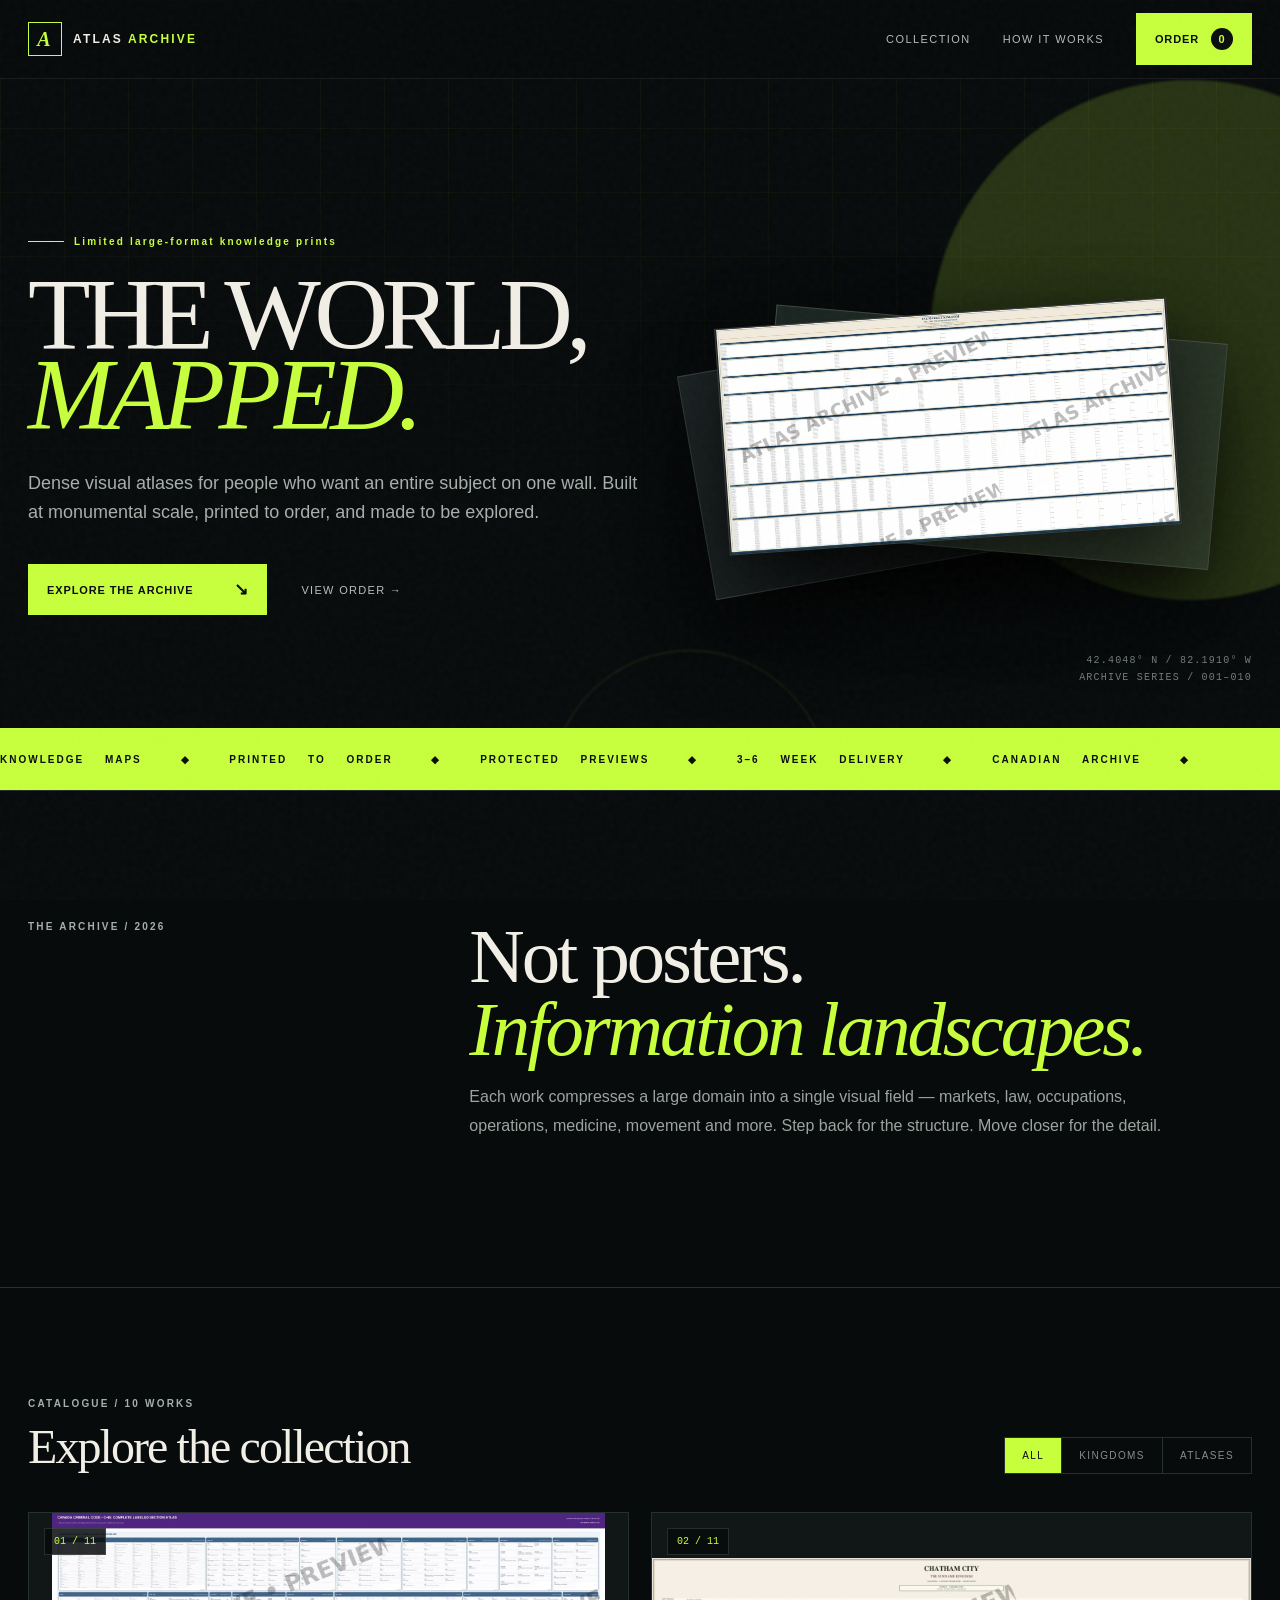
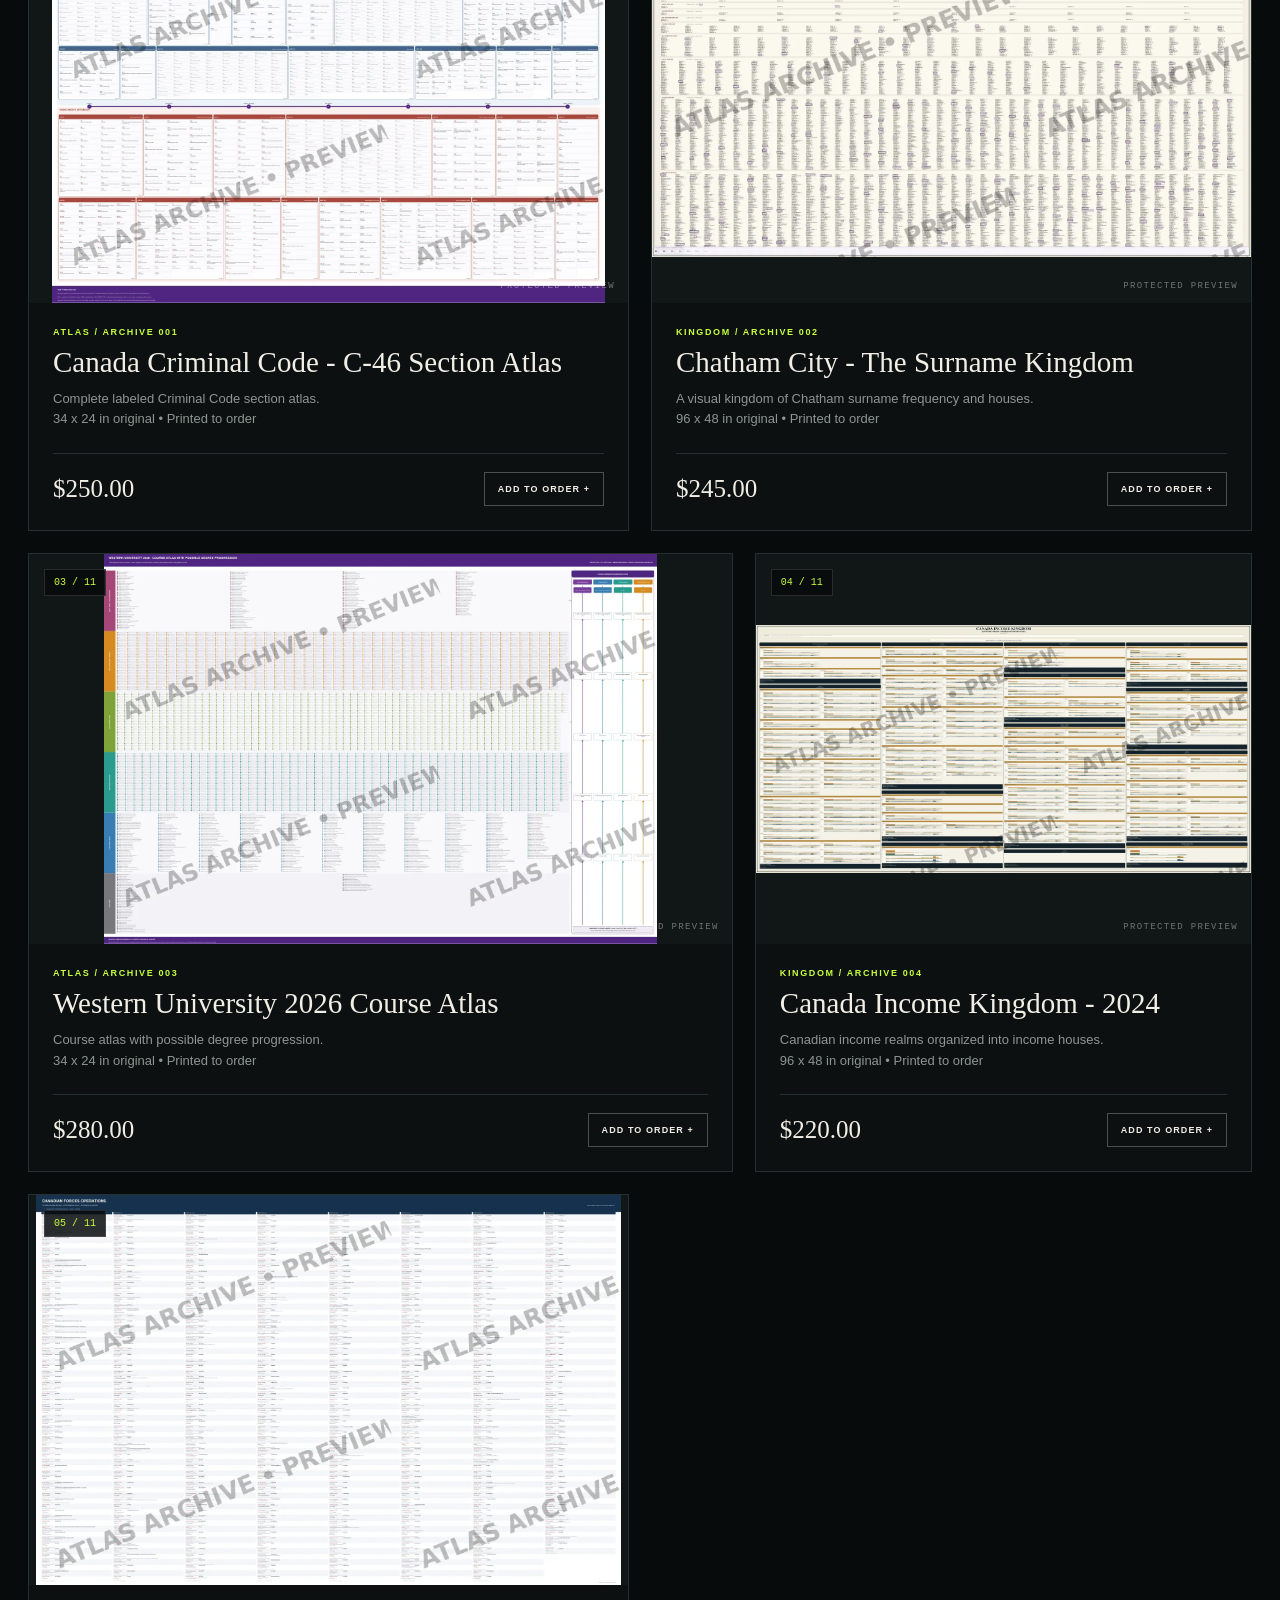
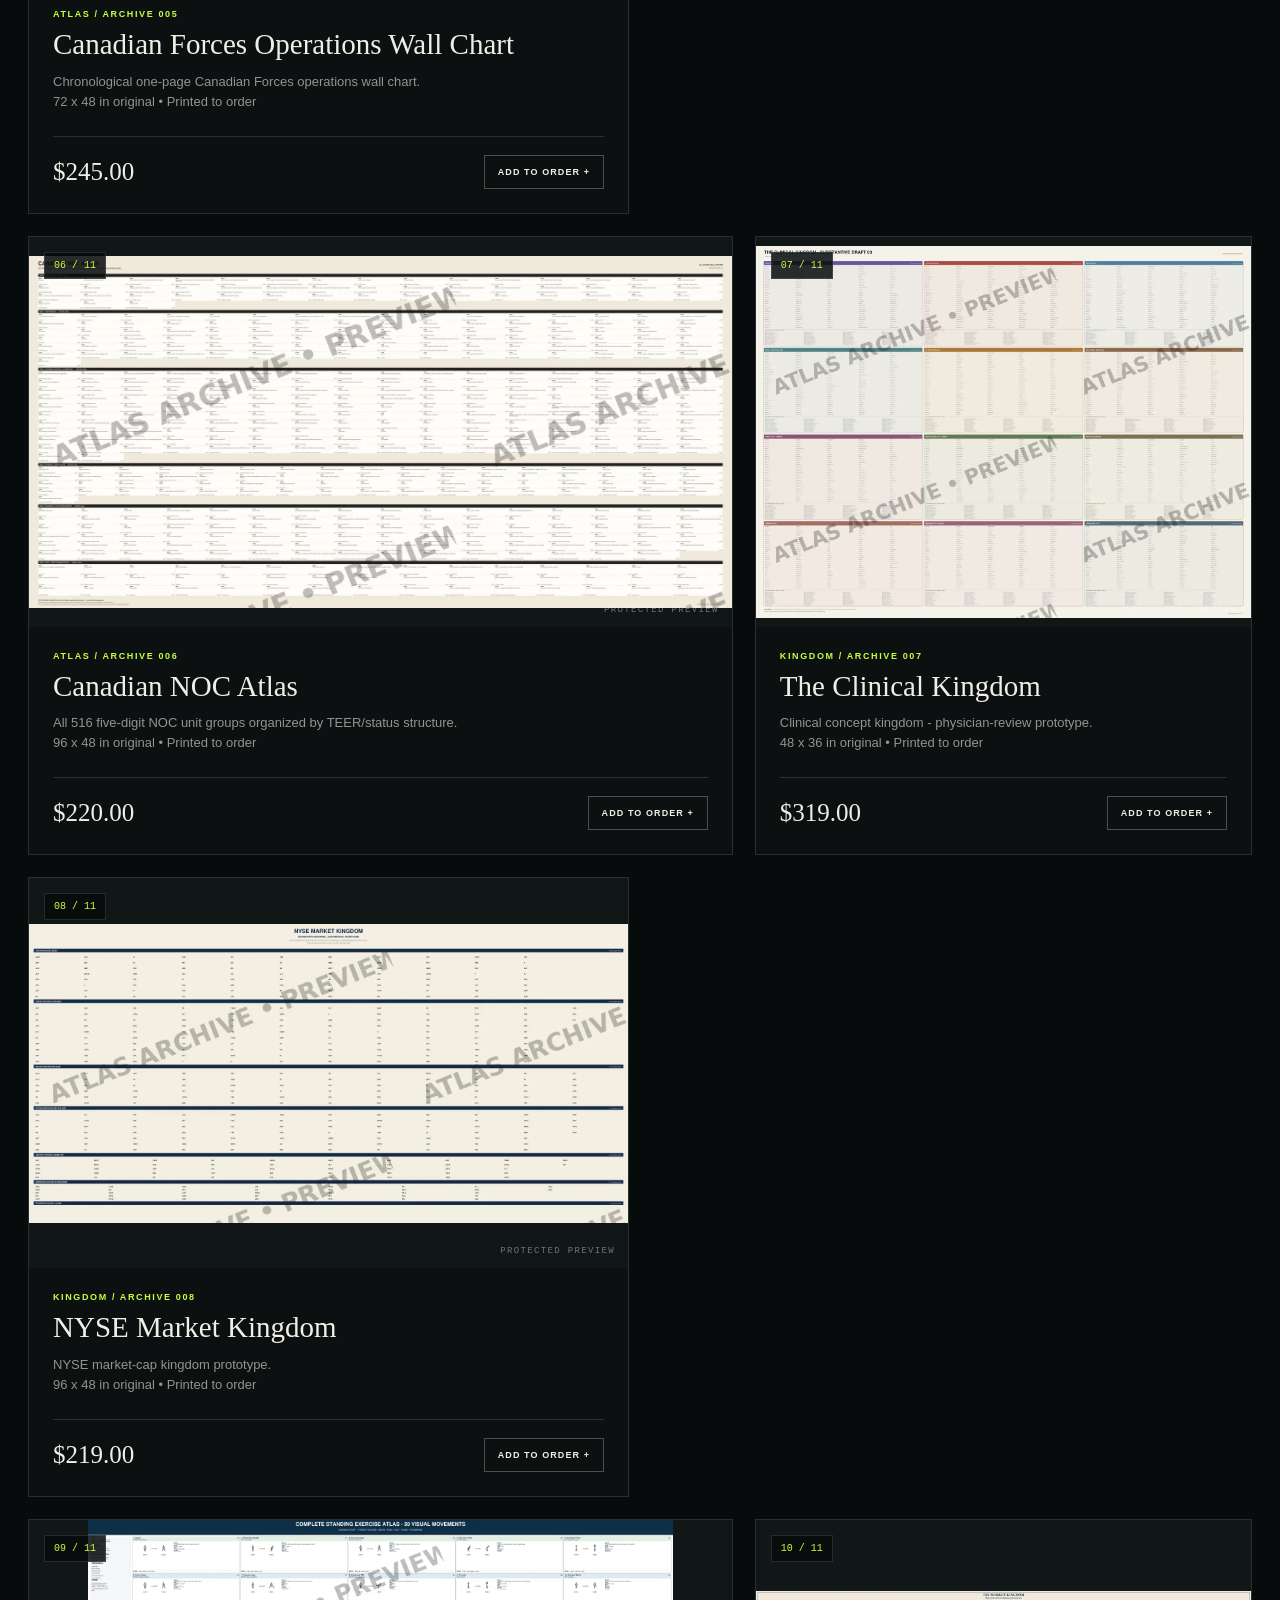
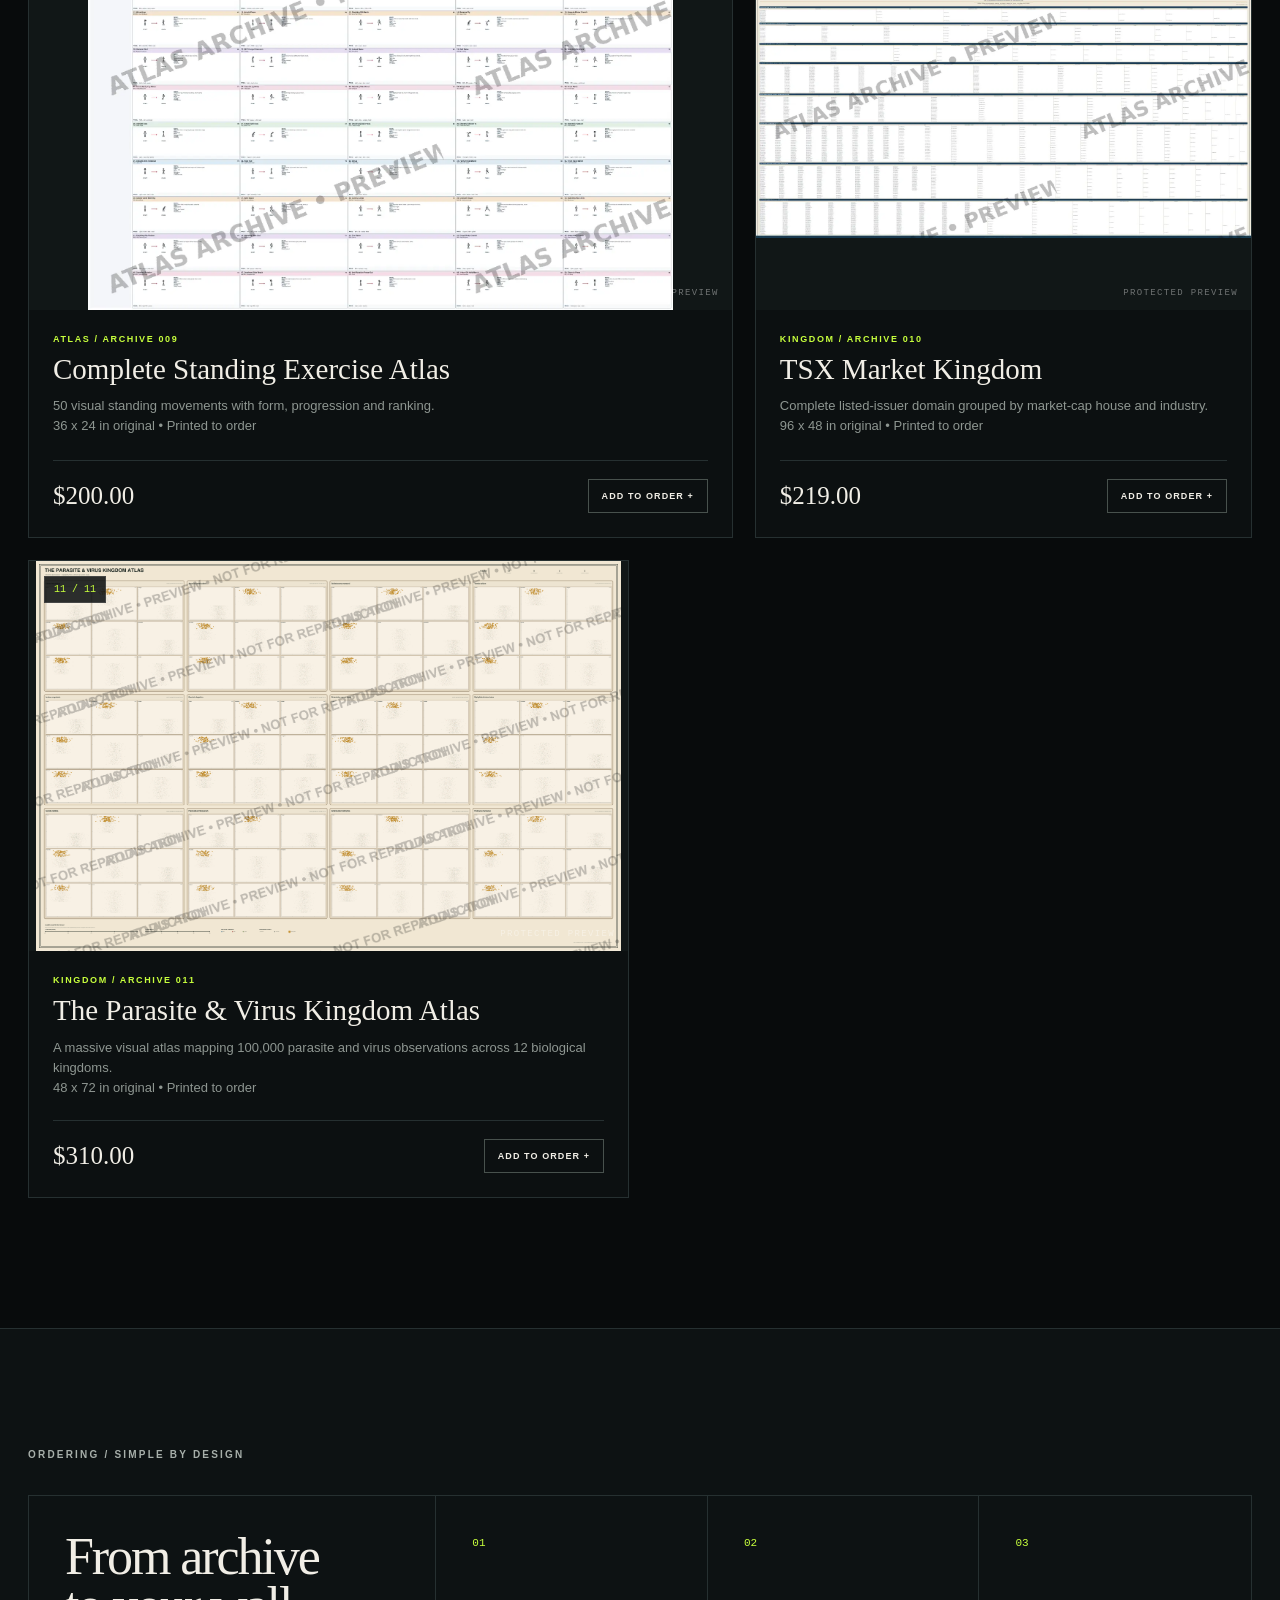
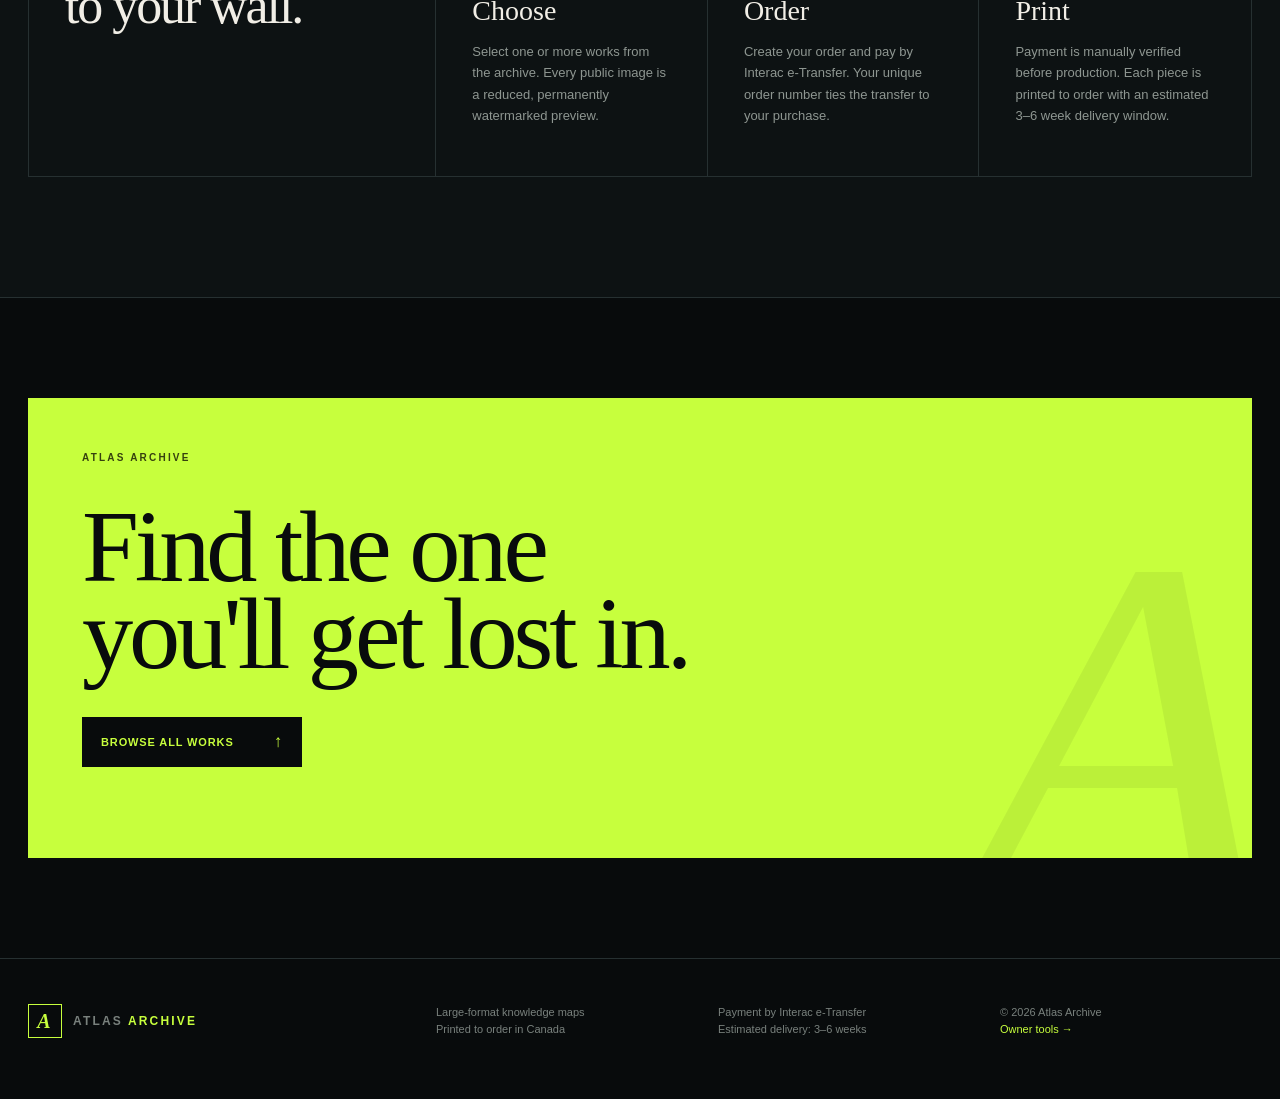
<file: admin_v5.html>
<!doctype html>
<html lang="en"><head><meta charset="utf-8"><meta name="viewport" content="width=device-width,initial-scale=1"><meta name="theme-color" content="#080b0c"><title>Atlas Archive — Owner Studio</title>
<script>if(sessionStorage.getItem('atlasOwner')!=='1'){location.replace('index.html');}</script>
<style>
:root{--bg:#080b0c;--panel:#101617;--line:#283233;--ink:#f3efe5;--muted:#929a96;--lime:#c7ff3d}*{box-sizing:border-box}body{margin:0;background:var(--bg);color:var(--ink);font-family:Arial,Helvetica,sans-serif;background-image:linear-gradient(#c7ff3d09 1px,transparent 1px),linear-gradient(90deg,#c7ff3d09 1px,transparent 1px);background-size:56px 56px}a{color:inherit;text-decoration:none}.wrap{width:min(1180px,calc(100% - 32px));margin:auto}.top{position:sticky;top:0;z-index:10;background:#080b0ce8;backdrop-filter:blur(15px);border-bottom:1px solid var(--line)}nav{height:72px;display:flex;align-items:center;justify-content:space-between}.brand{font-size:12px;font-weight:800;letter-spacing:.17em}.brand b{color:var(--lime)}.back{border:1px solid var(--line);padding:11px 14px;font-size:10px;letter-spacing:.12em}.hero{padding:74px 0 45px}.tag{font-size:10px;letter-spacing:.2em;color:var(--lime);font-weight:800}.hero h1{font:400 clamp(52px,8vw,90px)/.92 Georgia,serif;letter-spacing:-.055em;margin:18px 0}.hero h1 em{color:var(--lime);font-weight:400}.hero p{max-width:720px;color:var(--muted);line-height:1.7}.notice{border-left:3px solid var(--lime);background:#111817;padding:17px 20px;color:#bac2bd;font-size:13px;line-height:1.6;margin-bottom:38px}.sectionhead{display:flex;align-items:end;justify-content:space-between;gap:20px;margin:45px 0 18px}.sectionhead h2{font:400 38px Georgia,serif;margin:6px 0}.button,button{appearance:none;border:0;background:var(--lime);color:#080b0c;padding:13px 16px;font-size:10px;font-weight:900;letter-spacing:.11em;cursor:pointer}.products{display:grid;grid-template-columns:1fr 1fr;gap:14px}.product{background:#0d1213;border:1px solid var(--line);padding:18px}.product-top{display:flex;justify-content:space-between;gap:15px;border-bottom:1px solid var(--line);padding-bottom:13px;margin-bottom:14px}.num{color:var(--lime);font:11px monospace}.product h3{font:400 22px/1.1 Georgia,serif;margin:4px 0}.id{font:10px monospace;color:var(--muted)}label{display:block;font-size:9px;letter-spacing:.14em;color:#9da5a1;text-transform:uppercase;margin:12px 0 6px}input,textarea{width:100%;border:1px solid var(--line);background:#070a0b;color:var(--ink);padding:12px;border-radius:0;outline:none;font:14px Arial}textarea{min-height:76px;resize:vertical}input:focus,textarea:focus{border-color:var(--lime)}.tool{background:#0d1213;border:1px solid var(--line);padding:22px;margin-bottom:70px}.toolgrid{display:grid;grid-template-columns:1fr 1fr;gap:24px}.drop{border:1px dashed #56615c;padding:22px;background:#0a0e0f}.drop p{color:var(--muted);font-size:12px;line-height:1.6}.previewbox{min-height:260px;background:#070a0b;border:1px solid var(--line);display:grid;place-items:center;overflow:hidden}.previewbox canvas{max-width:100%;height:auto}.downloadlink{display:inline-block;margin-top:12px;background:var(--lime);color:#080b0c;padding:13px 16px;font-size:10px;font-weight:900;letter-spacing:.1em}.status{color:var(--lime);font-size:11px;margin-top:10px}.savebar{position:sticky;bottom:14px;display:flex;justify-content:flex-end;pointer-events:none;margin:24px 0}.savebar button{pointer-events:auto;box-shadow:0 15px 50px #000}@media(max-width:760px){.products,.toolgrid{grid-template-columns:1fr}.hero{padding-top:45px}.sectionhead{align-items:flex-start;flex-direction:column}.sectionhead h2{font-size:32px}.back{font-size:9px}.product h3{font-size:20px}}
</style></head><body>
<header class="top"><div class="wrap"><nav><div class="brand">ATLAS <b>OWNER STUDIO</b></div><a class="back" href="index.html">← VIEW STOREFRONT</a></nav></div></header>
<main class="wrap"><section class="hero"><div class="tag">LOCAL OWNER TOOLS / $0 VERSION</div><h1>Control the<br><em>archive.</em></h1><p>Change titles, descriptions, prices, print sizes, shipping and tax here. When finished, download the updated product file and replace <b>products.js</b> in your GitHub repository.</p></section>
<div class="notice"><b>Owner session active.</b> This $0 GitHub Pages version uses a browser-side access gate for convenience. Your original map is processed entirely in your browser when you make a protected preview.</div>
<section><div class="sectionhead"><div><div class="tag">STORE SETTINGS</div><h2>Shipping & tax</h2></div><button onclick="downloadProducts()">DOWNLOAD UPDATED products.js</button></div><div class="tool"><div class="toolgrid"><div><label>Tax rate (%)</label><input id="taxRate" type="number" min="0" step="0.01"><label>Flat shipping (CAD)</label><input id="shippingFlat" type="number" min="0" step="0.01"></div><div><label>Free shipping over (CAD)</label><input id="freeShippingOver" type="number" min="0" step="1"><p style="color:var(--muted);font-size:12px;line-height:1.6">Set to 0 to disable free shipping. Tax is calculated on subtotal + shipping in this $0 version.</p></div></div></div></section><section><div class="sectionhead"><div><div class="tag">CATALOGUE / 10 WORKS</div><h2>Products, prices & sizes</h2></div></div><div class="products" id="products"></div><div class="savebar"><button onclick="downloadProducts()">SAVE PRODUCT FILE ↓</button></div></section>
<section><div class="sectionhead"><div><div class="tag">ADD A NEW WORK</div><h2>PDF / image → storefront item</h2></div></div><div class="tool"><div class="toolgrid"><div class="drop"><label>Master PDF or image</label><input type="file" id="imgfile" accept="application/pdf,image/*"><label>Product title</label><input id="newTitle" placeholder="Example: Ontario Population Kingdom"><label>Price CAD</label><input id="newPrice" type="number" min="0" step="1" placeholder="189"><label>Print size / sizing label</label><input id="newSize" placeholder="Example: 96 x 48 in"><label>Description / specs</label><textarea id="newDesc" placeholder="Describe what the atlas contains..."></textarea><label>Watermark text</label><input id="wm" value="ATLAS ARCHIVE • PREVIEW • NOT FOR REPRODUCTION"><label>Preview maximum width</label><input id="maxw" type="number" value="1600" min="800" max="2400"><br><button onclick="makePreview()">MAKE PREVIEW + ADD PRODUCT →</button><div id="status" class="status"></div><p style="color:var(--muted);font-size:12px;line-height:1.6">PDFs are rendered in your browser. The master PDF is never added to the public store. When ready, use the two download buttons below and upload those two files to GitHub.</p></div><div class="previewbox" id="previewbox"><canvas id="canvas"></canvas></div></div><div id="download"></div></div></section></main>
<script src="products.js"></script><script>
const source=window.ATLAS_PRODUCTS||[];let p=JSON.parse(JSON.stringify(source));let settings=Object.assign({taxRate:13,shippingFlat:25,freeShippingOver:0},window.ATLAS_SETTINGS||{});
function h(s){return String(s).replace(/[&<>"']/g,c=>({'&':'&amp;','<':'&lt;','>':'&gt;','"':'&quot;',"'":'&#39;'}[c]))}
function draw(){document.getElementById('products').innerHTML=p.map((x,i)=>`<article class="product"><div class="product-top"><div><div class="num">${String(i+1).padStart(2,'0')} / ${String(p.length).padStart(2,'0')}</div><h3>${h(x.title)}</h3></div><div class="id">${h(x.id)}</div></div><label>Title</label><input value="${h(x.title)}" oninput="p[${i}].title=this.value"><label>Price CAD</label><input type="number" min="0" step="1" value="${Number(x.price)}" oninput="p[${i}].price=Number(this.value)"><label>Print size / sizing label</label><input value="${h(x.size||'')}" oninput="p[${i}].size=this.value" placeholder="Example: 48 x 72 in"><label>Description</label><textarea oninput="p[${i}].description=this.value">${h(x.description)}</textarea></article>`).join('')}
function downloadProducts(){settings.taxRate=Number(document.getElementById('taxRate').value)||0;settings.shippingFlat=Number(document.getElementById('shippingFlat').value)||0;settings.freeShippingOver=Number(document.getElementById('freeShippingOver').value)||0;const s='window.ATLAS_PRODUCTS = '+JSON.stringify(p,null,2)+';\n\nwindow.ATLAS_SETTINGS = '+JSON.stringify(settings,null,2)+';\n';const a=document.createElement('a');a.href=URL.createObjectURL(new Blob([s],{type:'text/javascript'}));a.download='products.js';a.click();setTimeout(()=>URL.revokeObjectURL(a.href),1000)}
document.getElementById('taxRate').value=settings.taxRate;document.getElementById('shippingFlat').value=settings.shippingFlat;document.getElementById('freeShippingOver').value=settings.freeShippingOver;
async function renderSource(f){
  if(f.type==='application/pdf'||f.name.toLowerCase().endsWith('.pdf')){
    status.textContent='Opening PDF locally…';
    if(!window.pdfjsLib){
      await new Promise((resolve,reject)=>{const q=document.createElement('script');q.src='https://cdnjs.cloudflare.com/ajax/libs/pdf.js/3.11.174/pdf.min.js';q.onload=resolve;q.onerror=reject;document.head.appendChild(q)});
      pdfjsLib.GlobalWorkerOptions.workerSrc='https://cdnjs.cloudflare.com/ajax/libs/pdf.js/3.11.174/pdf.worker.min.js';
    }
    const data=await f.arrayBuffer(), pdf=await pdfjsLib.getDocument({data}).promise, page=await pdf.getPage(1);
    const base=page.getViewport({scale:1}), max=Math.max(800,Math.min(2400,Number(maxw.value)||1600)), scale=Math.min(3,max/base.width), vp=page.getViewport({scale});
    const temp=document.createElement('canvas');temp.width=Math.round(vp.width);temp.height=Math.round(vp.height);
    await page.render({canvasContext:temp.getContext('2d'),viewport:vp}).promise;return temp;
  }
  return await new Promise((resolve,reject)=>{const im=new Image();im.onload=()=>{const max=Math.max(800,Math.min(2400,Number(maxw.value)||1600)),sc=Math.min(1,max/im.width),t=document.createElement('canvas');t.width=Math.round(im.width*sc);t.height=Math.round(im.height*sc);t.getContext('2d').drawImage(im,0,0,t.width,t.height);resolve(t)};im.onerror=reject;im.src=URL.createObjectURL(f)});
}
function nextProductId(){let n=1;const used=new Set(p.map(x=>x.id));while(used.has('atlas-'+String(n).padStart(2,'0')))n++;return 'atlas-'+String(n).padStart(2,'0')}
async function makePreview(){
 const f=imgfile.files[0];if(!f){alert('Choose a PDF or image first.');return}
 if(!newTitle.value.trim()||!newPrice.value||!newSize.value.trim()){alert('Add the title, price and print size first.');return}
 status.textContent='Processing locally…';download.innerHTML='';
 try{
  const src=await renderSource(f),c=canvas;c.width=src.width;c.height=src.height;const x=c.getContext('2d');x.drawImage(src,0,0);x.save();x.globalAlpha=.24;x.fillStyle='#111';x.font='800 '+Math.max(22,Math.round(c.width/45))+'px Arial';x.rotate(-Math.PI/10);const text=wm.value||'ATLAS ARCHIVE • PREVIEW';for(let yy=-c.height;yy<c.height*2;yy+=Math.max(130,c.height/5))for(let xx=-c.width;xx<c.width*2;xx+=Math.max(600,c.width/2.1))x.fillText(text,xx,yy);x.restore();
  const id=nextProductId(),image=id+'.webp';
  const exists=p.findIndex(z=>z.id===id);const item={id,title:newTitle.value.trim(),price:Number(newPrice.value),size:newSize.value.trim(),image,description:newDesc.value.trim()};if(exists>=0)p[exists]=item;else p.push(item);draw();
  c.toBlob(b=>{const url=URL.createObjectURL(b);window._newPreview={url,name:image};download.innerHTML=`<a class="downloadlink" href="${url}" download="${image}">1. DOWNLOAD ${image} ↓</a> <button style="margin-top:12px" onclick="downloadProducts()">2. DOWNLOAD UPDATED products.js ↓</button>`;status.textContent='Added to catalogue in this owner session. Download BOTH files, then upload/replace them on GitHub.'},'image/webp',.76)
 }catch(e){console.error(e);status.textContent='Could not process this file. Check your internet once for the built-in PDF reader, or export the PDF as an image.'}
}
draw();
</script></body></html>
</file>
<file: store.css>
:root{--bg:#080b0c;--panel:#101516;--ink:#f1eee6;--muted:#8f9692;--line:#263031;--lime:#c7ff3d;--acid:#e2ff95;--paper:#e9e2d2;--black:#080b0c}*{box-sizing:border-box}html{scroll-behavior:smooth}body{margin:0;background:var(--bg);color:var(--ink);font-family:Arial,Helvetica,sans-serif;overflow-x:hidden}body.lock{overflow:hidden}a{color:inherit;text-decoration:none}button{font:inherit}.wrap{width:min(1380px,calc(100% - 56px));margin:auto}.grain{position:fixed;inset:0;pointer-events:none;z-index:100;opacity:.035;background-image:url("data:image/svg+xml,%3Csvg viewBox='0 0 180 180' xmlns='http://www.w3.org/2000/svg'%3E%3Cfilter id='n'%3E%3CfeTurbulence type='fractalNoise' baseFrequency='.85' numOctaves='3' stitchTiles='stitch'/%3E%3C/filter%3E%3Crect width='100%25' height='100%25' filter='url(%23n)' opacity='.8'/%3E%3C/svg%3E")}.top{position:fixed;top:0;left:0;right:0;z-index:50;background:#080b0cc9;backdrop-filter:blur(16px);border-bottom:1px solid #ffffff12}.top nav{height:78px;display:flex;align-items:center;justify-content:space-between}.brand{display:flex;align-items:center;gap:11px;font-size:12px;font-weight:700;letter-spacing:.18em}.brand b{color:var(--lime)}.mark{display:grid;place-items:center;width:34px;height:34px;border:1px solid var(--lime);color:var(--lime);font-family:Georgia,serif;font-size:20px;font-style:italic}.navlinks{display:flex;align-items:center;gap:32px;font-size:11px;letter-spacing:.13em;text-transform:uppercase}.navlinks a{color:#b6bcb8}.bag,.primary{border:0;background:var(--lime);color:#0a0d0d;padding:15px 19px;font-weight:800;letter-spacing:.08em;font-size:11px;cursor:pointer}.bag span{display:inline-grid;place-items:center;margin-left:8px;width:22px;height:22px;border-radius:50%;background:#0a0d0d;color:var(--lime)}.hero{min-height:790px;position:relative;overflow:hidden;padding-top:78px;border-bottom:1px solid var(--line)}.hero-grid{position:absolute;inset:0;background-image:linear-gradient(#c7ff3d0b 1px,transparent 1px),linear-gradient(90deg,#c7ff3d0b 1px,transparent 1px);background-size:64px 64px;mask-image:linear-gradient(to bottom,#000 0%,transparent 80%)}.orb{position:absolute;border-radius:50%;filter:blur(1px);opacity:.16}.orb-a{width:520px;height:520px;background:var(--lime);right:-170px;top:80px}.orb-b{width:280px;height:280px;border:1px solid var(--lime);left:43%;bottom:-140px}.hero-inner{min-height:650px;display:grid;grid-template-columns:1.05fr .95fr;align-items:center;position:relative;z-index:2;padding-top:45px}.eyebrow,.label{font-size:10px;letter-spacing:.22em;font-weight:700;color:#a7afaa}.eyebrow{display:flex;align-items:center;gap:10px;color:var(--lime)}.eyebrow i{width:36px;height:1px;background:var(--lime)}h1{font-family:Georgia,'Times New Roman',serif;font-size:clamp(72px,8vw,132px);line-height:.78;letter-spacing:-.065em;font-weight:400;margin:28px 0 34px}h1 em{color:var(--lime);font-weight:400}.lede{max-width:620px;font-size:18px;line-height:1.65;color:#a8afab}.hero-actions{display:flex;align-items:center;gap:28px;margin-top:36px}.primary{display:inline-flex;gap:40px;align-items:center}.primary span{font-size:17px}.textbtn{border:0;background:none;color:#b9bfbb;font-size:11px;letter-spacing:.12em;cursor:pointer}.hero-art{height:540px;position:relative}.poster-stack{position:absolute;inset:0;display:grid;place-items:center;perspective:1000px}.poster{position:absolute;width:78%;aspect-ratio:2/1;border:1px solid #ffffff24;box-shadow:0 35px 80px #0009;overflow:hidden;background:#171d1d}.poster img{width:100%;height:100%;object-fit:contain;display:block}.p1{transform:rotate(-4deg) translate(-3%,0);z-index:3}.p2{transform:rotate(5deg) translate(7%,4%);z-index:2;background:linear-gradient(135deg,#1c2825,#303c28)}.p3{transform:rotate(-10deg) translate(-10%,7%);z-index:1;background:linear-gradient(135deg,#1d2425,#151919)}.coordinate{position:absolute;right:0;bottom:10px;text-align:right;font:10px/1.7 monospace;letter-spacing:.12em;color:#737c77}.ticker{height:62px;background:var(--lime);color:#0a0d0d;display:flex;align-items:center;overflow:hidden;white-space:nowrap;font-size:10px;font-weight:800;letter-spacing:.2em}.ticker div{word-spacing:16px;animation:ticker 26s linear infinite}.ticker b{margin:0 18px}@keyframes ticker{to{transform:translateX(-35%)}}.manifesto{padding:130px 0;border-bottom:1px solid var(--line)}.split{display:grid;grid-template-columns:1fr 2fr;gap:50px}.manifesto h2,.sectionhead h2,.process h2,.closing h2{font-family:Georgia,serif;font-weight:400;letter-spacing:-.04em}.manifesto h2{font-size:clamp(48px,6vw,90px);line-height:.95;margin:0}.manifesto h2 span{color:var(--lime);font-style:italic}.manifesto p{max-width:700px;color:#9da49f;line-height:1.8;font-size:16px}.collection{padding:110px 0 130px}.sectionhead{display:flex;justify-content:space-between;align-items:end;margin-bottom:38px}.sectionhead h2{font-size:48px;margin:10px 0 0}.filters{display:flex;border:1px solid var(--line)}.filter{background:none;border:0;border-right:1px solid var(--line);color:#858e89;padding:12px 17px;font-size:10px;letter-spacing:.14em;cursor:pointer}.filter:last-child{border:0}.filter.active{background:var(--lime);color:#0a0d0d}.grid{display:grid;grid-template-columns:repeat(12,1fr);gap:22px}.card{grid-column:span 6;border:1px solid var(--line);background:#0c1011;position:relative;overflow:hidden;transition:transform .3s,border-color .3s}.card:nth-child(3n){grid-column:span 7}.card:nth-child(3n+1):not(:first-child){grid-column:span 5}.card:hover{transform:translateY(-5px);border-color:#52615c}.art{height:390px;background:#111717;display:flex;align-items:center;justify-content:center;position:relative;overflow:hidden}.art:after{content:'PROTECTED PREVIEW';position:absolute;right:13px;bottom:12px;font:9px monospace;letter-spacing:.15em;color:#ffffff65}.art img{width:100%;height:100%;object-fit:contain;transition:transform .6s ease}.card:hover .art img{transform:scale(1.035)}.index{position:absolute;top:15px;left:15px;z-index:3;background:#080b0cd9;border:1px solid #ffffff20;padding:7px 9px;font:10px monospace;color:var(--lime)}.info{padding:24px}.kicker{font-size:9px;letter-spacing:.18em;color:var(--lime);font-weight:700}.info h3{font-family:Georgia,serif;font-size:29px;line-height:1.05;font-weight:400;margin:10px 0 12px}.desc{color:#8e9691;line-height:1.55;font-size:13px;min-height:42px}.product-foot{border-top:1px solid var(--line);margin-top:22px;padding-top:18px;display:flex;align-items:center;justify-content:space-between}.price{font-family:Georgia,serif;font-size:25px}.add{background:none;border:1px solid #48514d;color:var(--ink);padding:11px 13px;font-size:9px;font-weight:700;letter-spacing:.12em;cursor:pointer;transition:.2s}.add:hover{background:var(--lime);color:#080b0c;border-color:var(--lime)}.process{padding:120px 0;background:#0d1213;border-block:1px solid var(--line)}.process-grid{display:grid;grid-template-columns:1.5fr repeat(3,1fr);gap:0;margin-top:35px;border:1px solid var(--line)}.process-grid>div{padding:36px;border-right:1px solid var(--line)}.process-grid>div:last-child{border:0}.process h2{font-size:52px;line-height:.95;margin:0}.step b{font:11px monospace;color:var(--lime)}.step h3{font-family:Georgia,serif;font-size:28px;font-weight:400;margin:45px 0 14px}.step p{font-size:13px;line-height:1.65;color:#8e9691}.closing{padding:100px 0}.closing-card{min-height:460px;background:var(--lime);color:#080b0c;padding:54px;position:relative;overflow:hidden}.closing-card .label{color:#36410f}.closing h2{font-size:clamp(58px,8vw,108px);line-height:.85;margin:40px 0}.primary.dark{background:#080b0c;color:var(--lime)}.bigmark{position:absolute;right:-20px;bottom:-125px;font-family:Georgia,serif;font-style:italic;font-size:500px;line-height:1;color:#080b0c0f}footer{border-top:1px solid var(--line);padding:45px 0 60px;color:#79817d;font-size:11px;line-height:1.6}.footer-grid{display:grid;grid-template-columns:1.5fr repeat(3,1fr);gap:30px}.scrim{position:fixed;inset:0;background:#000b;z-index:70;opacity:0;pointer-events:none;transition:.25s;backdrop-filter:blur(4px)}.scrim.open{opacity:1;pointer-events:auto}.drawer{position:fixed;right:0;top:0;height:100%;width:min(520px,100%);background:#0d1213;border-left:1px solid var(--line);z-index:80;padding:30px;transform:translateX(105%);transition:.3s cubic-bezier(.2,.8,.2,1);overflow:auto}.drawer.open{transform:none}.drawer-head{display:flex;align-items:start;justify-content:space-between;margin-bottom:25px}.drawer h2{font-family:Georgia,serif;font-size:42px;font-weight:400;margin:5px 0}.x{border:1px solid var(--line);background:none;color:var(--ink);width:42px;height:42px;font-size:25px;cursor:pointer}.cartitem{display:grid;grid-template-columns:70px 1fr auto;gap:14px;align-items:center;border-top:1px solid var(--line);padding:16px 0}.cartthumb{width:70px;height:48px;object-fit:cover;background:#111}.cartitem b{font-family:Georgia,serif;font-weight:400}.remove{border:0;background:none;color:#7f8984;cursor:pointer}.total{display:flex;justify-content:space-between;padding:22px 0;border-top:1px solid var(--line);font-size:14px}.total b:last-child{font-family:Georgia,serif;font-size:24px}.field{display:grid;gap:7px;margin:13px 0}.field label{font-size:9px;letter-spacing:.12em;color:#8c9590;text-transform:uppercase}input,textarea{width:100%;padding:13px 14px;background:#080b0c;color:var(--ink);border:1px solid var(--line);outline:none}input:focus,textarea:focus{border-color:var(--lime)}.notice{padding:16px;border-left:2px solid var(--lime);background:#141b18;color:#aeb8b1;font-size:12px;line-height:1.6}.checkout-title{font-family:Georgia,serif;font-weight:400;font-size:25px}.checkout-btn{width:100%;border:0;background:var(--lime);padding:16px;font-weight:800;font-size:10px;letter-spacing:.14em;cursor:pointer}.receipt{background:#f3efe5;color:#101313;padding:28px;margin-top:18px}.receipt h2{font-family:Georgia,serif;font-weight:400}.receipt-actions{display:flex;gap:10px;margin-top:15px}.receipt-actions a,.receipt-actions button{flex:1;text-align:center;background:var(--lime);color:#080b0c;border:0;padding:13px;font-size:9px;font-weight:800;letter-spacing:.08em;cursor:pointer}.receipt-actions button{background:transparent;color:var(--ink);border:1px solid var(--line)}@media(max-width:900px){.navlinks a{display:none}.hero-inner{grid-template-columns:1fr;padding-top:90px}.hero-art{height:360px}.hero{min-height:auto}.split{grid-template-columns:1fr}.grid{display:block}.card{margin-bottom:22px}.process-grid{grid-template-columns:1fr 1fr}.process-grid>div{border-bottom:1px solid var(--line)}.footer-grid{grid-template-columns:1fr 1fr}.manifesto{padding:90px 0}}@media(max-width:560px){.wrap{width:min(100% - 30px,1380px)}.top nav{height:66px}.hero{padding-top:66px}h1{font-size:61px}.hero-inner{padding-top:65px}.hero-art{height:290px}.poster{width:92%}.hero-actions{align-items:flex-start;flex-direction:column}.manifesto h2{font-size:49px}.sectionhead{align-items:start;gap:20px;flex-direction:column}.sectionhead h2{font-size:38px}.art{height:270px}.process-grid{grid-template-columns:1fr}.process-grid>div{border-right:0}.closing-card{padding:35px 25px}.footer-grid{grid-template-columns:1fr}.navlinks{gap:10px}.brand{font-size:10px}}@media print{body>*:not(.drawer){display:none!important}.drawer{position:static;transform:none;width:100%;border:0;padding:0}.drawer>*:not(#checkout){display:none!important}#checkout>*:not(#receiptPrint){display:none!important}#receiptPrint{display:block!important}.receipt{margin:0}}
</file>
